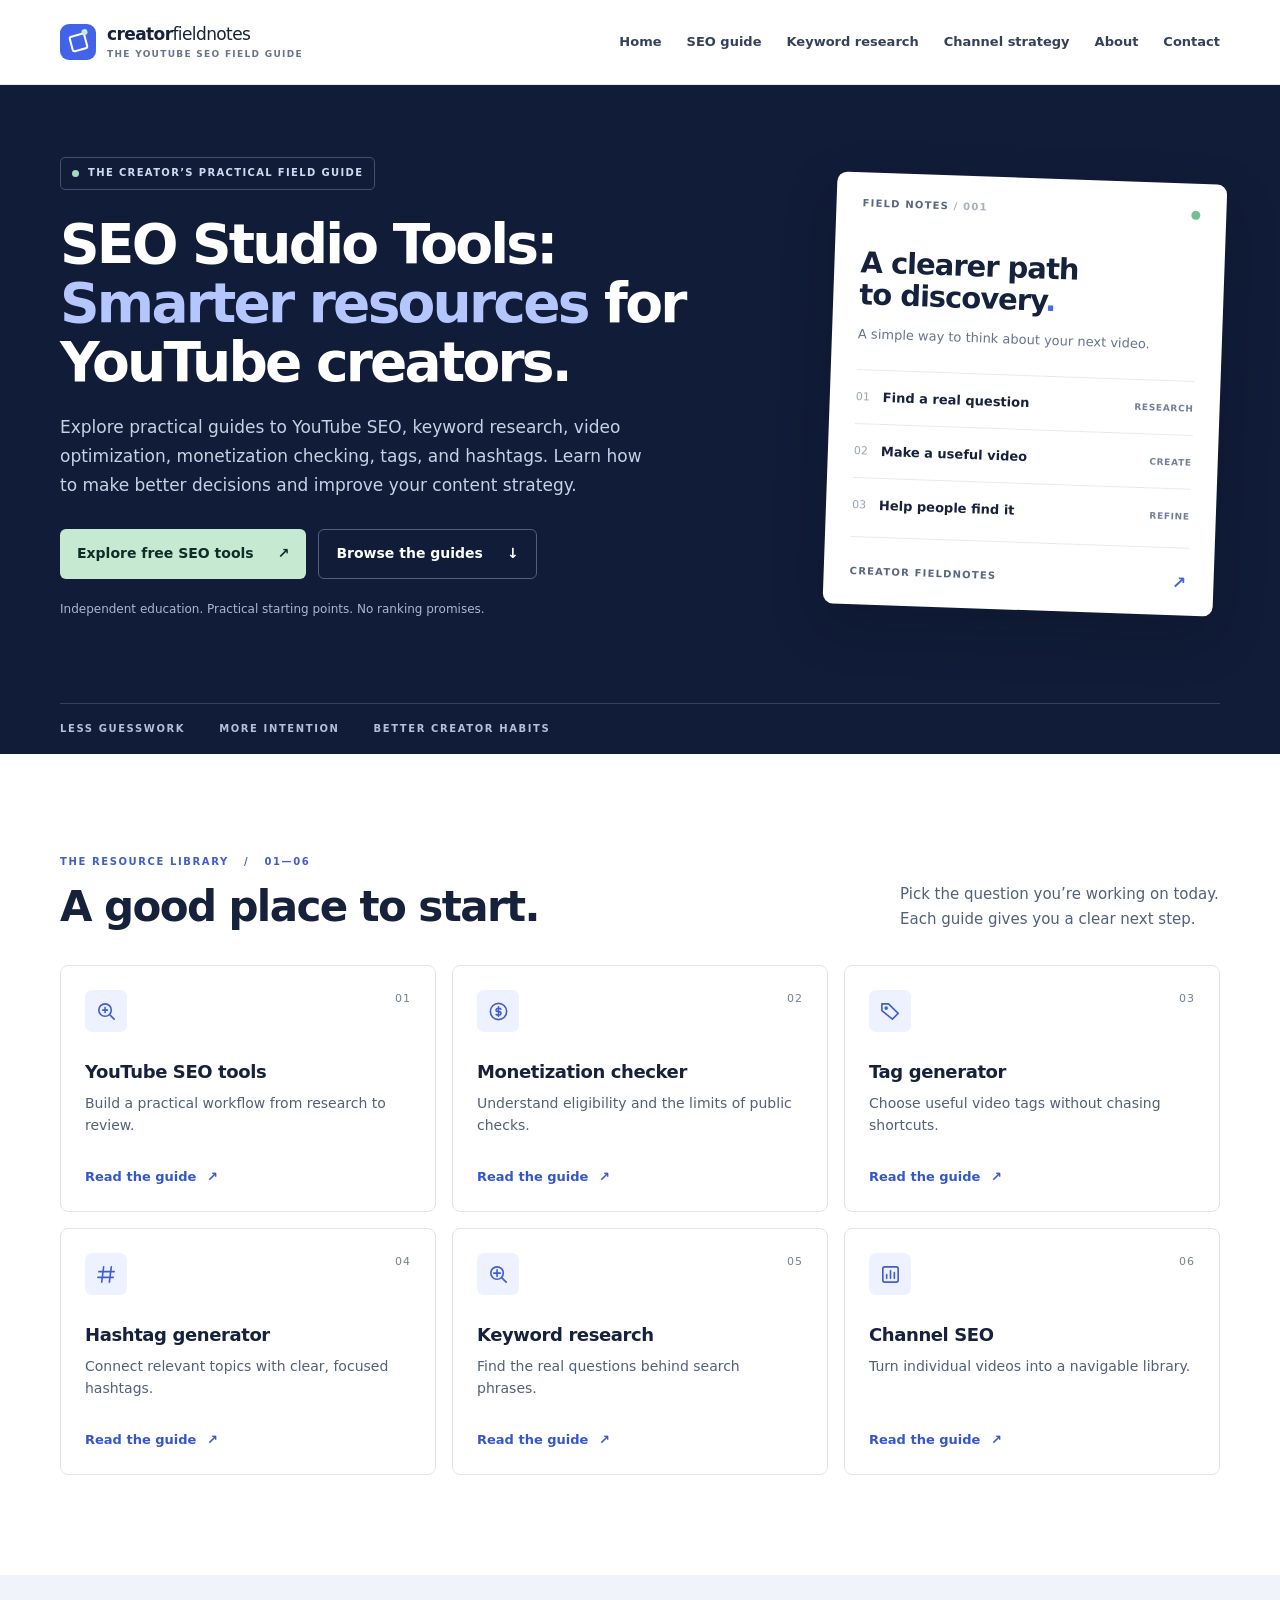
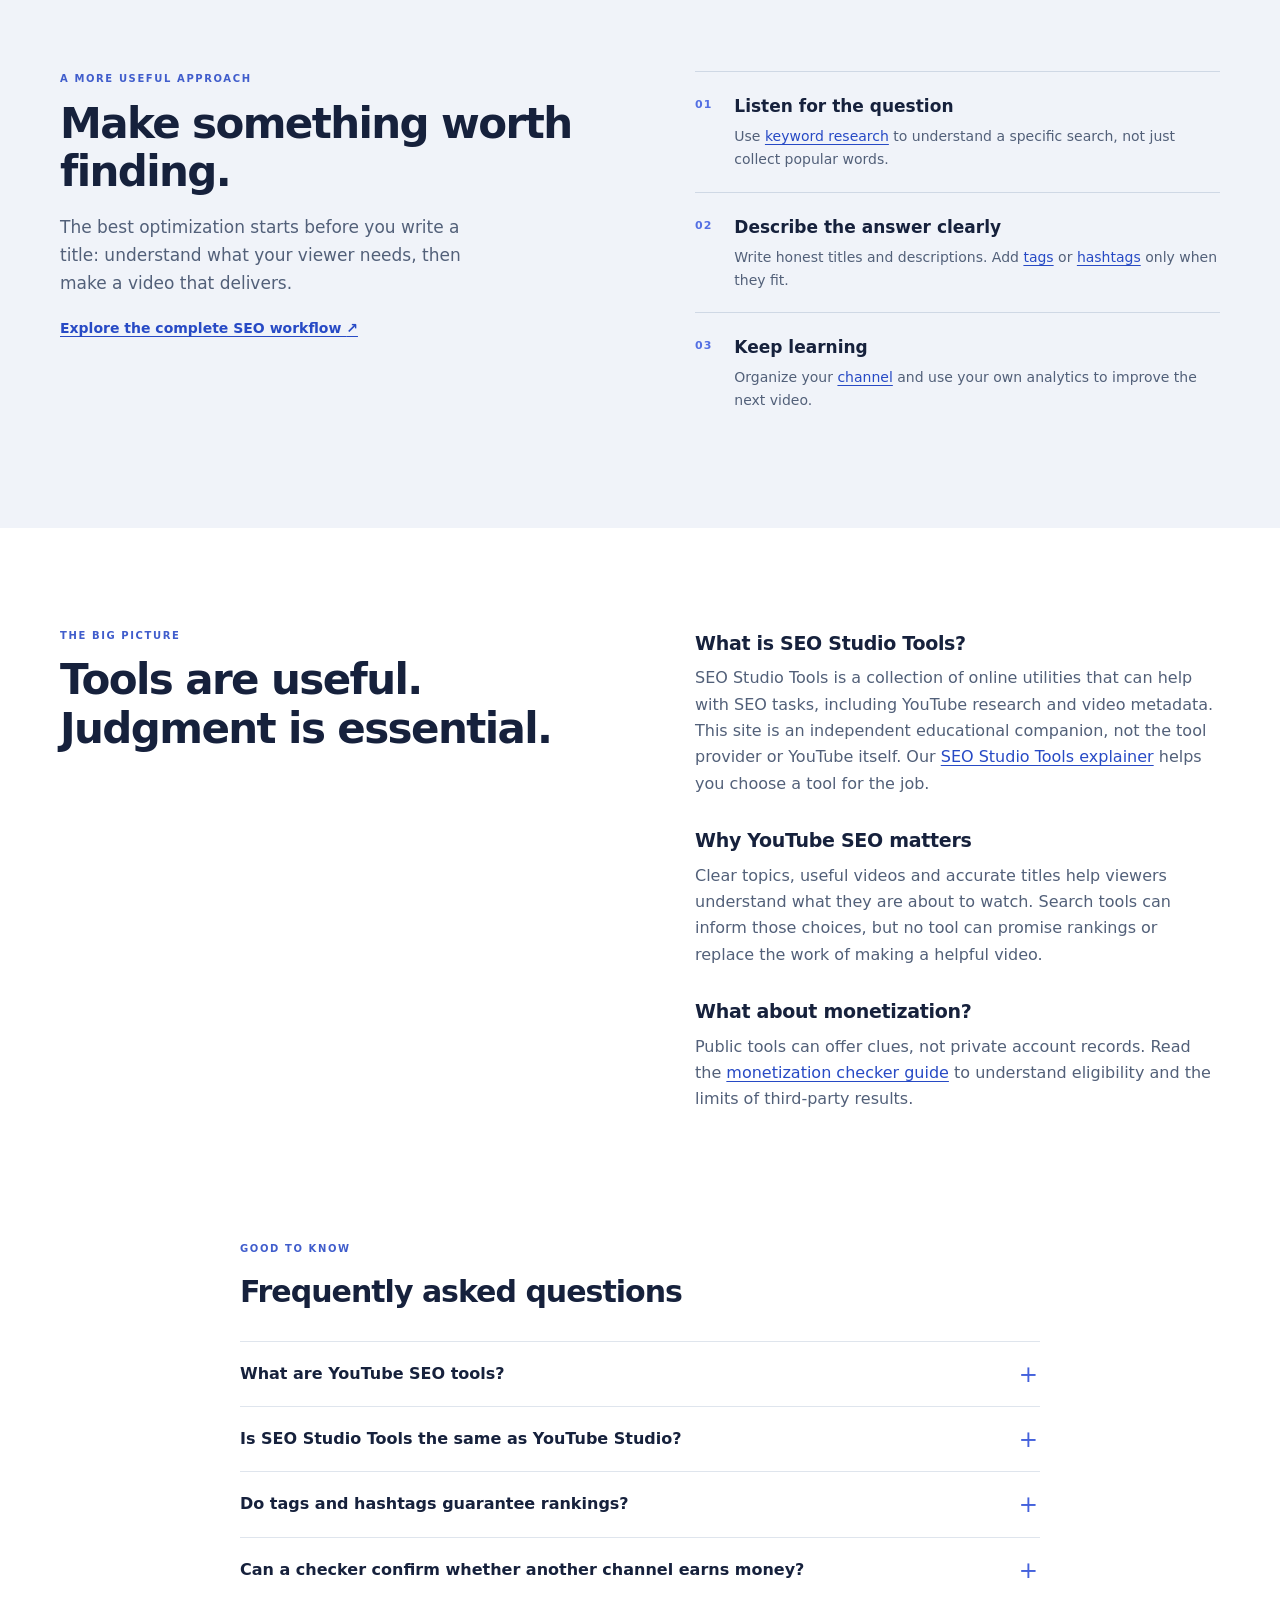
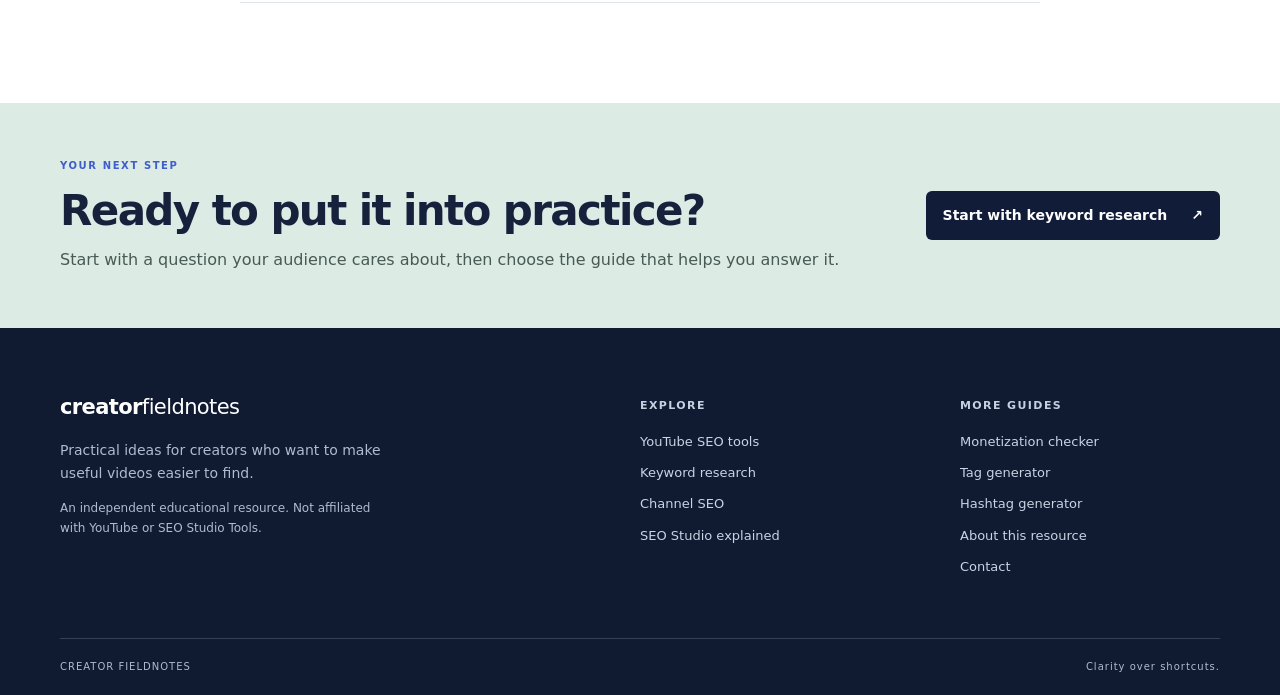
<file: index.html>
<!doctype html><html lang="en"><head><meta charset="utf-8"><meta name="viewport" content="width=device-width, initial-scale=1"><title>SEO Studio Tools – YouTube SEO Resources &amp; Tools Guide</title><meta name="description" content="Explore independent guides to SEO Studio Tools, YouTube keyword research, monetization checking, tags, hashtags and channel optimization."><link rel="canonical" href="https://YOUR-USERNAME.github.io/YOUR-REPOSITORY/"><meta property="og:type" content="website"><meta property="og:title" content="SEO Studio Tools – YouTube SEO Resources &amp; Tools Guide"><meta property="og:description" content="Explore independent guides to SEO Studio Tools, YouTube keyword research, monetization checking, tags, hashtags and channel optimization."><meta property="og:url" content="https://YOUR-USERNAME.github.io/YOUR-REPOSITORY/"><meta property="og:site_name" content="Creator Fieldnotes"><meta name="theme-color" content="#111c38"><link rel="icon" type="image/svg+xml" href="assets/images/favicon.svg"><link rel="stylesheet" href="assets/css/style.css"><script src="assets/js/main.js" defer></script></head><body><a class="skip-link" href="#main">Skip to content</a><header class="site-header"><div class="wrap header-inner"><a class="brand" href="index.html" aria-label="Creator Fieldnotes home"><span class="brand-mark" aria-hidden="true"><span></span></span><span>creator<span class="brand-light">fieldnotes</span><small>THE YOUTUBE SEO FIELD GUIDE</small></span></a><button class="menu-toggle" type="button" aria-expanded="false" aria-controls="site-nav"><span class="menu-lines" aria-hidden="true"></span><span class="menu-label">Menu</span></button><nav id="site-nav" aria-label="Main navigation"><a href="index.html">Home</a><a href="youtube-seo-tools.html">SEO guide</a><a href="youtube-keyword-generator.html">Keyword research</a><a href="youtube-channel-seo.html">Channel strategy</a><a href="about.html">About</a><a href="contact.html">Contact</a></nav></div></header><main id="main"><section class="home-hero"><div class="wrap hero-grid"><div class="hero-copy"><div class="pill"><span></span> THE CREATOR’S PRACTICAL FIELD GUIDE</div><h1>SEO Studio Tools:<br><em>Smarter resources</em> for YouTube creators.</h1><p>Explore practical guides to YouTube SEO, keyword research, video optimization, monetization checking, tags, and hashtags. Learn how to make better decisions and improve your content strategy.</p><div class="hero-actions"><a class="button button-primary" href="https://seostudiotools.com/">Explore free SEO tools <span aria-hidden="true">↗</span></a><a class="button button-quiet" href="#guides">Browse the guides <span aria-hidden="true">↓</span></a></div><p class="hero-footnote">Independent education. Practical starting points. No ranking promises.</p></div><div class="field-card" aria-label="A simple creator workflow"><div class="field-card-top"><span>FIELD NOTES <b> / 001</b></span><span class="status-dot"></span></div><div class="field-card-title">A clearer path<br>to discovery<span>.</span></div><p>A simple way to think about your next video.</p><div class="field-steps"><div><span>01</span><strong>Find a real question</strong><i>RESEARCH</i></div><div><span>02</span><strong>Make a useful video</strong><i>CREATE</i></div><div><span>03</span><strong>Help people find it</strong><i>REFINE</i></div></div><div class="field-card-bottom"><span>CREATOR FIELDNOTES</span><span>↗</span></div></div></div><div class="hero-line wrap"><span>LESS GUESSWORK</span><span>MORE INTENTION</span><span>BETTER CREATOR HABITS</span></div></section><section class="guide-section wrap" id="guides"><div class="section-heading"><div><span class="eyebrow">THE RESOURCE LIBRARY &nbsp; / &nbsp; 01—06</span><h2>A good place to start.</h2></div><p>Pick the question you’re working on today. Each guide gives you a clear next step.</p></div><div class="card-grid"><a class="resource-card" href="youtube-seo-tools.html"><div class="card-top"><span class="card-icon" aria-hidden="true"><svg viewBox="0 0 24 24" fill="none" stroke="currentColor" stroke-width="1.7" stroke-linecap="round" stroke-linejoin="round"><circle cx="10.5" cy="10.5" r="6.5"/><path d="m15.5 15.5 4.5 4.5"/><path d="M8 10.5h5M10.5 8v5"/></svg></span><span class="card-no">01</span></div><h3>YouTube SEO tools</h3><p>Build a practical workflow from research to review.</p><span class="card-link">Read the guide <span aria-hidden="true">↗</span></span></a><a class="resource-card" href="youtube-monetization-checker.html"><div class="card-top"><span class="card-icon" aria-hidden="true"><svg viewBox="0 0 24 24" fill="none" stroke="currentColor" stroke-width="1.7" stroke-linecap="round" stroke-linejoin="round"><circle cx="12" cy="12" r="8.5"/><path d="M12 7v10M14.5 9.5c-.5-1-4.5-1.5-5 .5s1 2 2.5 2 3 .5 2.5 2.5-4.5 1.5-5 .5"/></svg></span><span class="card-no">02</span></div><h3>Monetization checker</h3><p>Understand eligibility and the limits of public checks.</p><span class="card-link">Read the guide <span aria-hidden="true">↗</span></span></a><a class="resource-card" href="youtube-tag-generator.html"><div class="card-top"><span class="card-icon" aria-hidden="true"><svg viewBox="0 0 24 24" fill="none" stroke="currentColor" stroke-width="1.7" stroke-linecap="round" stroke-linejoin="round"><path d="M3 11V4h7l10 10-6 6L3 11Z"/><circle cx="7.5" cy="8.5" r="1"/></svg></span><span class="card-no">03</span></div><h3>Tag generator</h3><p>Choose useful video tags without chasing shortcuts.</p><span class="card-link">Read the guide <span aria-hidden="true">↗</span></span></a><a class="resource-card" href="youtube-hashtag-generator.html"><div class="card-top"><span class="card-icon" aria-hidden="true"><svg viewBox="0 0 24 24" fill="none" stroke="currentColor" stroke-width="1.7" stroke-linecap="round" stroke-linejoin="round"><path d="M9 4 7 20M17 4l-2 16M4 9h16M3 15h16"/></svg></span><span class="card-no">04</span></div><h3>Hashtag generator</h3><p>Connect relevant topics with clear, focused hashtags.</p><span class="card-link">Read the guide <span aria-hidden="true">↗</span></span></a><a class="resource-card" href="youtube-keyword-generator.html"><div class="card-top"><span class="card-icon" aria-hidden="true"><svg viewBox="0 0 24 24" fill="none" stroke="currentColor" stroke-width="1.7" stroke-linecap="round" stroke-linejoin="round"><circle cx="10.5" cy="10.5" r="6.5"/><path d="m15.5 15.5 4.5 4.5M10.5 7v7M7 10.5h7"/></svg></span><span class="card-no">05</span></div><h3>Keyword research</h3><p>Find the real questions behind search phrases.</p><span class="card-link">Read the guide <span aria-hidden="true">↗</span></span></a><a class="resource-card" href="youtube-channel-seo.html"><div class="card-top"><span class="card-icon" aria-hidden="true"><svg viewBox="0 0 24 24" fill="none" stroke="currentColor" stroke-width="1.7" stroke-linecap="round" stroke-linejoin="round"><rect x="4" y="4" width="16" height="16" rx="2"/><path d="M8 16v-4M12 16V8M16 16v-6"/></svg></span><span class="card-no">06</span></div><h3>Channel SEO</h3><p>Turn individual videos into a navigable library.</p><span class="card-link">Read the guide <span aria-hidden="true">↗</span></span></a></div></section><section class="approach"><div class="wrap approach-grid"><div><span class="eyebrow">A MORE USEFUL APPROACH</span><h2>Make something worth finding.</h2><p class="approach-intro">The best optimization starts before you write a title: understand what your viewer needs, then make a video that delivers.</p><a class="text-link" href="youtube-seo-tools.html">Explore the complete SEO workflow <span aria-hidden="true">↗</span></a></div><div class="approach-steps"><div><b>01</b><div><h3>Listen for the question</h3><p>Use <a href="youtube-keyword-generator.html">keyword research</a> to understand a specific search, not just collect popular words.</p></div></div><div><b>02</b><div><h3>Describe the answer clearly</h3><p>Write honest titles and descriptions. Add <a href="youtube-tag-generator.html">tags</a> or <a href="youtube-hashtag-generator.html">hashtags</a> only when they fit.</p></div></div><div><b>03</b><div><h3>Keep learning</h3><p>Organize your <a href="youtube-channel-seo.html">channel</a> and use your own analytics to improve the next video.</p></div></div></div></div></section><section class="wrap editorial-grid"><div class="editorial-title"><span class="eyebrow">THE BIG PICTURE</span><h2>Tools are useful.<br>Judgment is essential.</h2></div><div class="editorial-copy"><h3>What is SEO Studio Tools?</h3><p>SEO Studio Tools is a collection of online utilities that can help with SEO tasks, including YouTube research and video metadata. This site is an independent educational companion, not the tool provider or YouTube itself. Our <a href="seo-studio-tools-guide.html">SEO Studio Tools explainer</a> helps you choose a tool for the job.</p><h3>Why YouTube SEO matters</h3><p>Clear topics, useful videos and accurate titles help viewers understand what they are about to watch. Search tools can inform those choices, but no tool can promise rankings or replace the work of making a helpful video.</p><h3>What about monetization?</h3><p>Public tools can offer clues, not private account records. Read the <a href="youtube-monetization-checker.html">monetization checker guide</a> to understand eligibility and the limits of third-party results.</p></div></section><section class="wrap home-faq"><section class="faq-section"><span class="eyebrow">GOOD TO KNOW</span><h2>Frequently asked questions</h2><details><summary>What are YouTube SEO tools?</summary><p>They are tools that help with tasks such as researching video topics, drafting metadata and reviewing public channel information. They do not guarantee views.</p></details><details><summary>Is SEO Studio Tools the same as YouTube Studio?</summary><p>No. YouTube Studio is YouTube’s official channel-management dashboard. SEO Studio Tools is a separate collection of tools.</p></details><details><summary>Do tags and hashtags guarantee rankings?</summary><p>No. Use them when relevant, but focus first on a useful video and an accurate title and description.</p></details><details><summary>Can a checker confirm whether another channel earns money?</summary><p>Not reliably. Third-party tools generally rely on public signals and cannot guarantee access to private monetization information.</p></details></section></section><section class="closing"><div class="wrap closing-inner"><div><span class="eyebrow">YOUR NEXT STEP</span><h2>Ready to put it into practice?</h2><p>Start with a question your audience cares about, then choose the guide that helps you answer it.</p></div><a class="button button-light" href="youtube-keyword-generator.html">Start with keyword research <span aria-hidden="true">↗</span></a></div></section></main><footer class="site-footer"><div class="wrap"><div class="footer-grid"><div><a class="footer-brand" href="index.html">creator<span>fieldnotes</span></a><p>Practical ideas for creators who want to make useful videos easier to find.</p><p class="independent">An independent educational resource. Not affiliated with YouTube or SEO Studio Tools.</p></div><div><h2>Explore</h2><a href="youtube-seo-tools.html">YouTube SEO tools</a><a href="youtube-keyword-generator.html">Keyword research</a><a href="youtube-channel-seo.html">Channel SEO</a><a href="seo-studio-tools-guide.html">SEO Studio explained</a></div><div><h2>More guides</h2><a href="youtube-monetization-checker.html">Monetization checker</a><a href="youtube-tag-generator.html">Tag generator</a><a href="youtube-hashtag-generator.html">Hashtag generator</a><a href="about.html">About this resource</a><a href="contact.html">Contact</a></div></div><div class="footer-bottom"><span>CREATOR FIELDNOTES</span><span>Clarity over shortcuts.</span></div></div></footer></body></html>
</file>
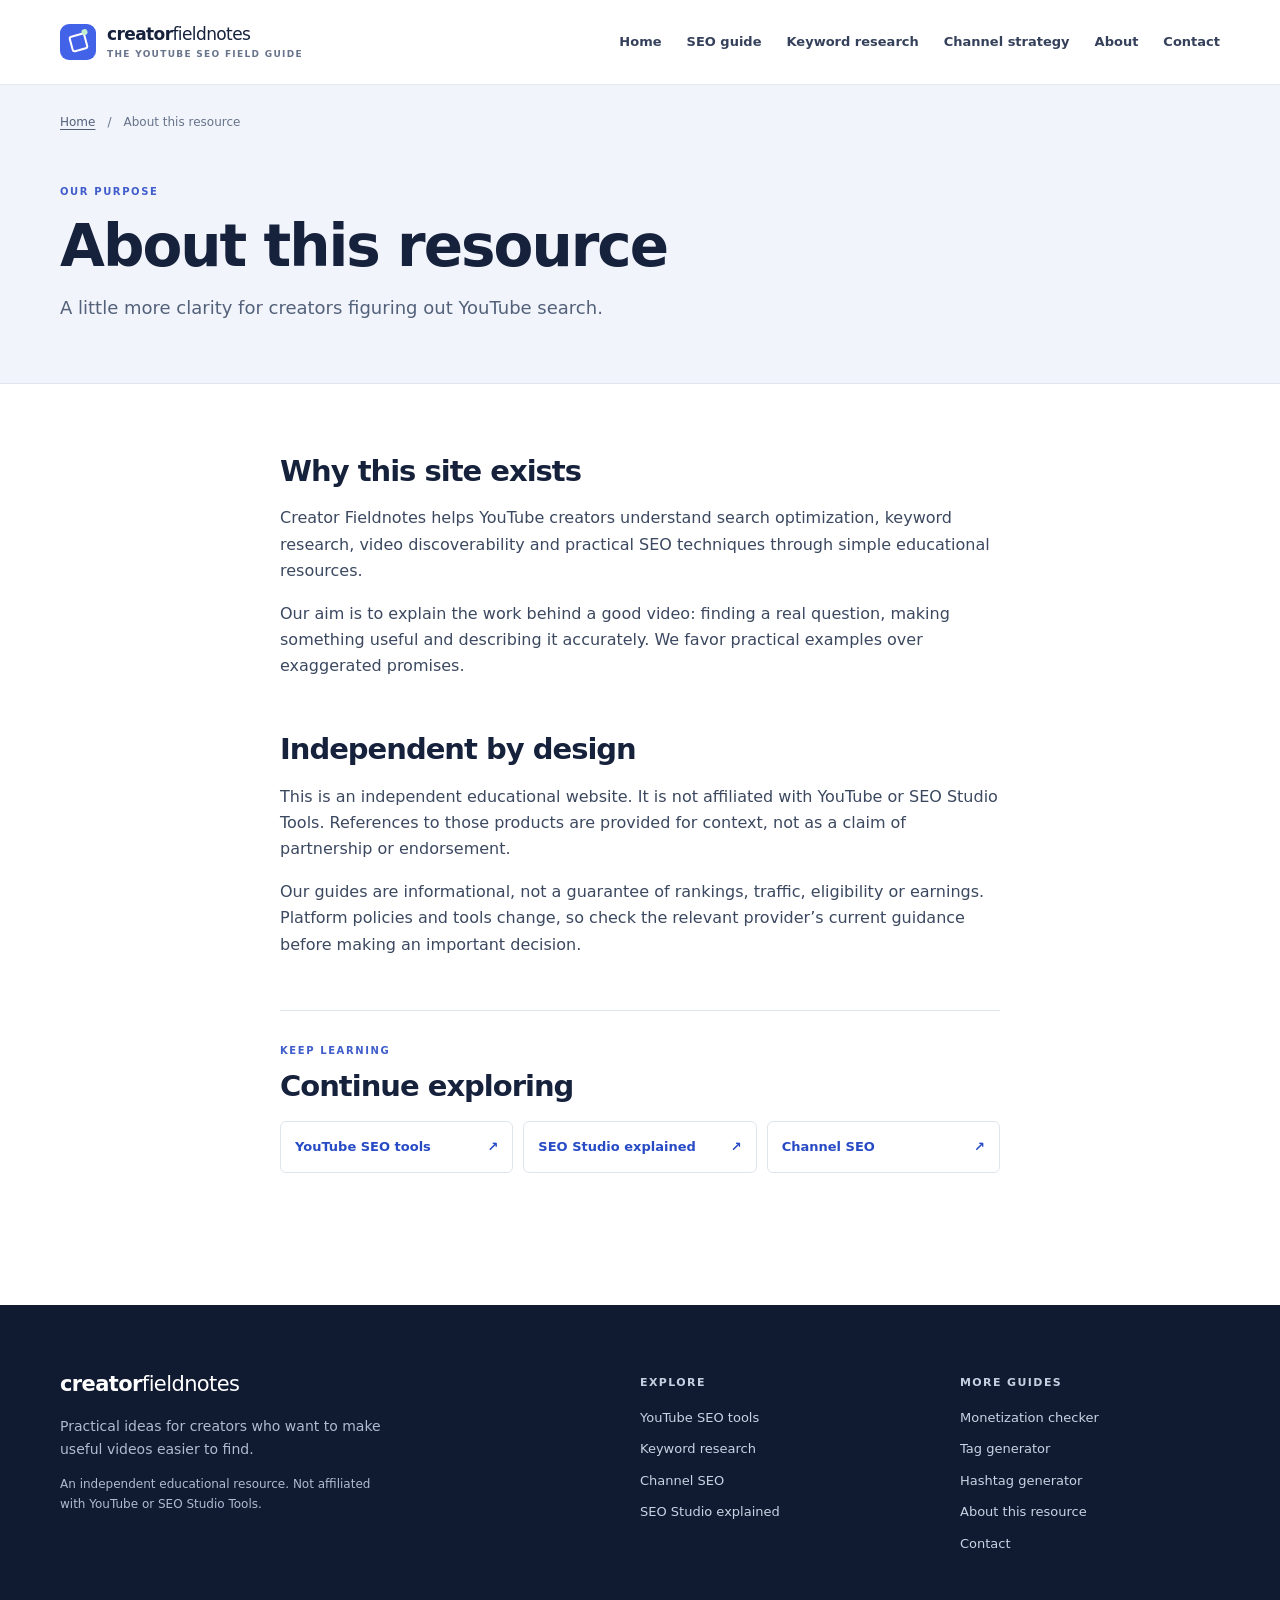
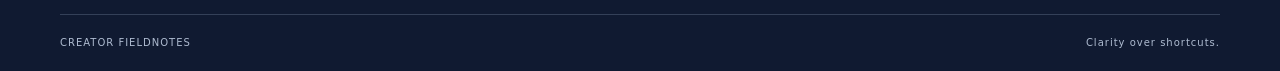
<file: about.html>
<!doctype html><html lang="en"><head><meta charset="utf-8"><meta name="viewport" content="width=device-width, initial-scale=1"><title>About Creator Fieldnotes | Independent YouTube SEO Guides</title><meta name="description" content="Learn about the independent educational mission behind Creator Fieldnotes."><link rel="canonical" href="https://YOUR-USERNAME.github.io/YOUR-REPOSITORY/about.html"><meta property="og:type" content="website"><meta property="og:title" content="About Creator Fieldnotes | Independent YouTube SEO Guides"><meta property="og:description" content="Learn about the independent educational mission behind Creator Fieldnotes."><meta property="og:url" content="https://YOUR-USERNAME.github.io/YOUR-REPOSITORY/about.html"><meta property="og:site_name" content="Creator Fieldnotes"><meta name="theme-color" content="#111c38"><link rel="icon" type="image/svg+xml" href="assets/images/favicon.svg"><link rel="stylesheet" href="assets/css/style.css"><script src="assets/js/main.js" defer></script></head><body><a class="skip-link" href="#main">Skip to content</a><header class="site-header"><div class="wrap header-inner"><a class="brand" href="index.html" aria-label="Creator Fieldnotes home"><span class="brand-mark" aria-hidden="true"><span></span></span><span>creator<span class="brand-light">fieldnotes</span><small>THE YOUTUBE SEO FIELD GUIDE</small></span></a><button class="menu-toggle" type="button" aria-expanded="false" aria-controls="site-nav"><span class="menu-lines" aria-hidden="true"></span><span class="menu-label">Menu</span></button><nav id="site-nav" aria-label="Main navigation"><a href="index.html">Home</a><a href="youtube-seo-tools.html">SEO guide</a><a href="youtube-keyword-generator.html">Keyword research</a><a href="youtube-channel-seo.html">Channel strategy</a><a href="about.html">About</a><a href="contact.html">Contact</a></nav></div></header><main id="main"><div class="article-hero"><div class="wrap"><nav class="breadcrumbs" aria-label="Breadcrumb"><a href="index.html">Home</a><span aria-hidden="true">/</span><span>About this resource</span></nav><div class="article-hero-inner"><div><span class="eyebrow">OUR PURPOSE</span><h1>About this resource</h1><p>A little more clarity for creators figuring out YouTube search.</p></div></div></div></div><article class="wrap simple-prose prose"><section><h2>Why this site exists</h2><p>Creator Fieldnotes helps YouTube creators understand search optimization, keyword research, video discoverability and practical SEO techniques through simple educational resources.</p><p>Our aim is to explain the work behind a good video: finding a real question, making something useful and describing it accurately. We favor practical examples over exaggerated promises.</p></section><section><h2>Independent by design</h2><p>This is an independent educational website. It is not affiliated with YouTube or SEO Studio Tools. References to those products are provided for context, not as a claim of partnership or endorsement.</p><p>Our guides are informational, not a guarantee of rankings, traffic, eligibility or earnings. Platform policies and tools change, so check the relevant provider’s current guidance before making an important decision.</p></section><section class="related"><span class="eyebrow">KEEP LEARNING</span><h2>Continue exploring</h2><div class="related-grid"><a href="youtube-seo-tools.html"><span>YouTube SEO tools</span><span aria-hidden="true">↗</span></a><a href="seo-studio-tools-guide.html"><span>SEO Studio explained</span><span aria-hidden="true">↗</span></a><a href="youtube-channel-seo.html"><span>Channel SEO</span><span aria-hidden="true">↗</span></a></div></section></article></main><footer class="site-footer"><div class="wrap"><div class="footer-grid"><div><a class="footer-brand" href="index.html">creator<span>fieldnotes</span></a><p>Practical ideas for creators who want to make useful videos easier to find.</p><p class="independent">An independent educational resource. Not affiliated with YouTube or SEO Studio Tools.</p></div><div><h2>Explore</h2><a href="youtube-seo-tools.html">YouTube SEO tools</a><a href="youtube-keyword-generator.html">Keyword research</a><a href="youtube-channel-seo.html">Channel SEO</a><a href="seo-studio-tools-guide.html">SEO Studio explained</a></div><div><h2>More guides</h2><a href="youtube-monetization-checker.html">Monetization checker</a><a href="youtube-tag-generator.html">Tag generator</a><a href="youtube-hashtag-generator.html">Hashtag generator</a><a href="about.html">About this resource</a><a href="contact.html">Contact</a></div></div><div class="footer-bottom"><span>CREATOR FIELDNOTES</span><span>Clarity over shortcuts.</span></div></div></footer></body></html>
</file>
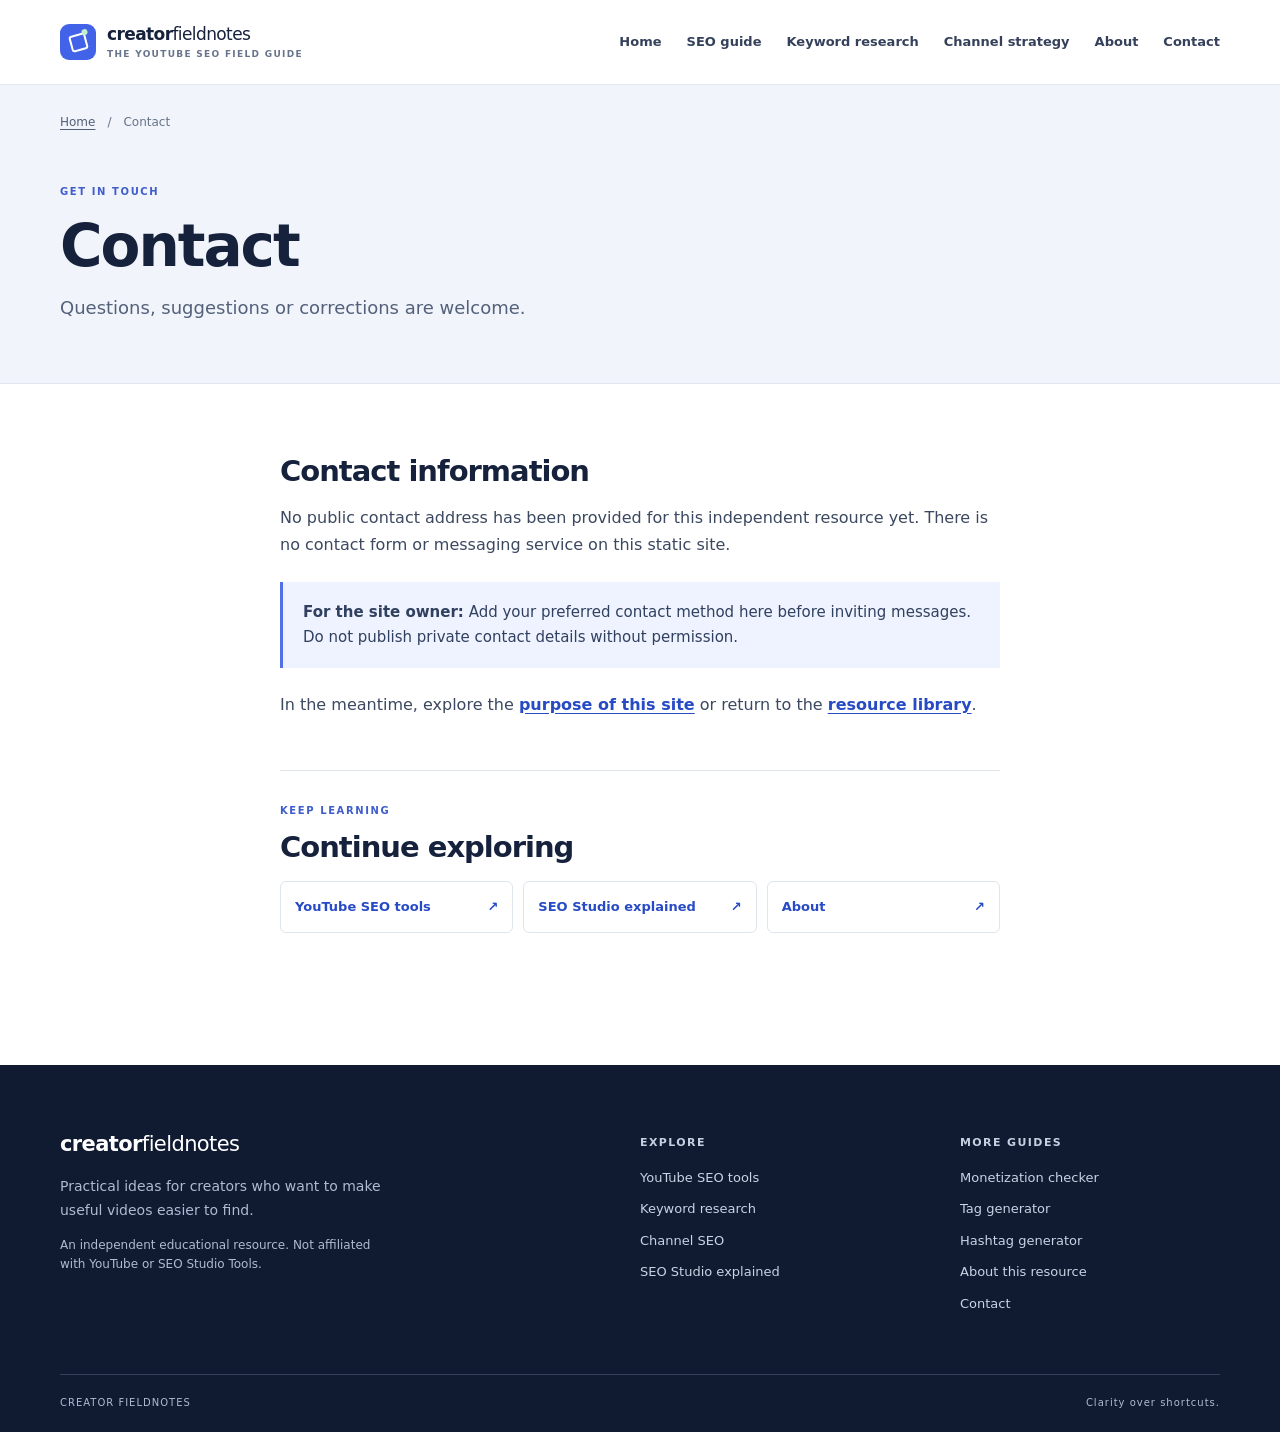
<file: contact.html>
<!doctype html><html lang="en"><head><meta charset="utf-8"><meta name="viewport" content="width=device-width, initial-scale=1"><title>Contact Creator Fieldnotes | Educational Resource</title><meta name="description" content="Find out how to contact the operator of this independent YouTube SEO educational resource."><link rel="canonical" href="https://YOUR-USERNAME.github.io/YOUR-REPOSITORY/contact.html"><meta property="og:type" content="website"><meta property="og:title" content="Contact Creator Fieldnotes | Educational Resource"><meta property="og:description" content="Find out how to contact the operator of this independent YouTube SEO educational resource."><meta property="og:url" content="https://YOUR-USERNAME.github.io/YOUR-REPOSITORY/contact.html"><meta property="og:site_name" content="Creator Fieldnotes"><meta name="theme-color" content="#111c38"><link rel="icon" type="image/svg+xml" href="assets/images/favicon.svg"><link rel="stylesheet" href="assets/css/style.css"><script src="assets/js/main.js" defer></script></head><body><a class="skip-link" href="#main">Skip to content</a><header class="site-header"><div class="wrap header-inner"><a class="brand" href="index.html" aria-label="Creator Fieldnotes home"><span class="brand-mark" aria-hidden="true"><span></span></span><span>creator<span class="brand-light">fieldnotes</span><small>THE YOUTUBE SEO FIELD GUIDE</small></span></a><button class="menu-toggle" type="button" aria-expanded="false" aria-controls="site-nav"><span class="menu-lines" aria-hidden="true"></span><span class="menu-label">Menu</span></button><nav id="site-nav" aria-label="Main navigation"><a href="index.html">Home</a><a href="youtube-seo-tools.html">SEO guide</a><a href="youtube-keyword-generator.html">Keyword research</a><a href="youtube-channel-seo.html">Channel strategy</a><a href="about.html">About</a><a href="contact.html">Contact</a></nav></div></header><main id="main"><div class="article-hero"><div class="wrap"><nav class="breadcrumbs" aria-label="Breadcrumb"><a href="index.html">Home</a><span aria-hidden="true">/</span><span>Contact</span></nav><div class="article-hero-inner"><div><span class="eyebrow">GET IN TOUCH</span><h1>Contact</h1><p>Questions, suggestions or corrections are welcome.</p></div></div></div></div><article class="wrap simple-prose prose"><section><h2>Contact information</h2><p>No public contact address has been provided for this independent resource yet. There is no contact form or messaging service on this static site.</p><div class="note"><strong>For the site owner:</strong> Add your preferred contact method here before inviting messages. Do not publish private contact details without permission.</div><p>In the meantime, explore the <a href="about.html">purpose of this site</a> or return to the <a href="index.html">resource library</a>.</p></section><section class="related"><span class="eyebrow">KEEP LEARNING</span><h2>Continue exploring</h2><div class="related-grid"><a href="youtube-seo-tools.html"><span>YouTube SEO tools</span><span aria-hidden="true">↗</span></a><a href="seo-studio-tools-guide.html"><span>SEO Studio explained</span><span aria-hidden="true">↗</span></a><a href="about.html"><span>About</span><span aria-hidden="true">↗</span></a></div></section></article></main><footer class="site-footer"><div class="wrap"><div class="footer-grid"><div><a class="footer-brand" href="index.html">creator<span>fieldnotes</span></a><p>Practical ideas for creators who want to make useful videos easier to find.</p><p class="independent">An independent educational resource. Not affiliated with YouTube or SEO Studio Tools.</p></div><div><h2>Explore</h2><a href="youtube-seo-tools.html">YouTube SEO tools</a><a href="youtube-keyword-generator.html">Keyword research</a><a href="youtube-channel-seo.html">Channel SEO</a><a href="seo-studio-tools-guide.html">SEO Studio explained</a></div><div><h2>More guides</h2><a href="youtube-monetization-checker.html">Monetization checker</a><a href="youtube-tag-generator.html">Tag generator</a><a href="youtube-hashtag-generator.html">Hashtag generator</a><a href="about.html">About this resource</a><a href="contact.html">Contact</a></div></div><div class="footer-bottom"><span>CREATOR FIELDNOTES</span><span>Clarity over shortcuts.</span></div></div></footer></body></html>
</file>
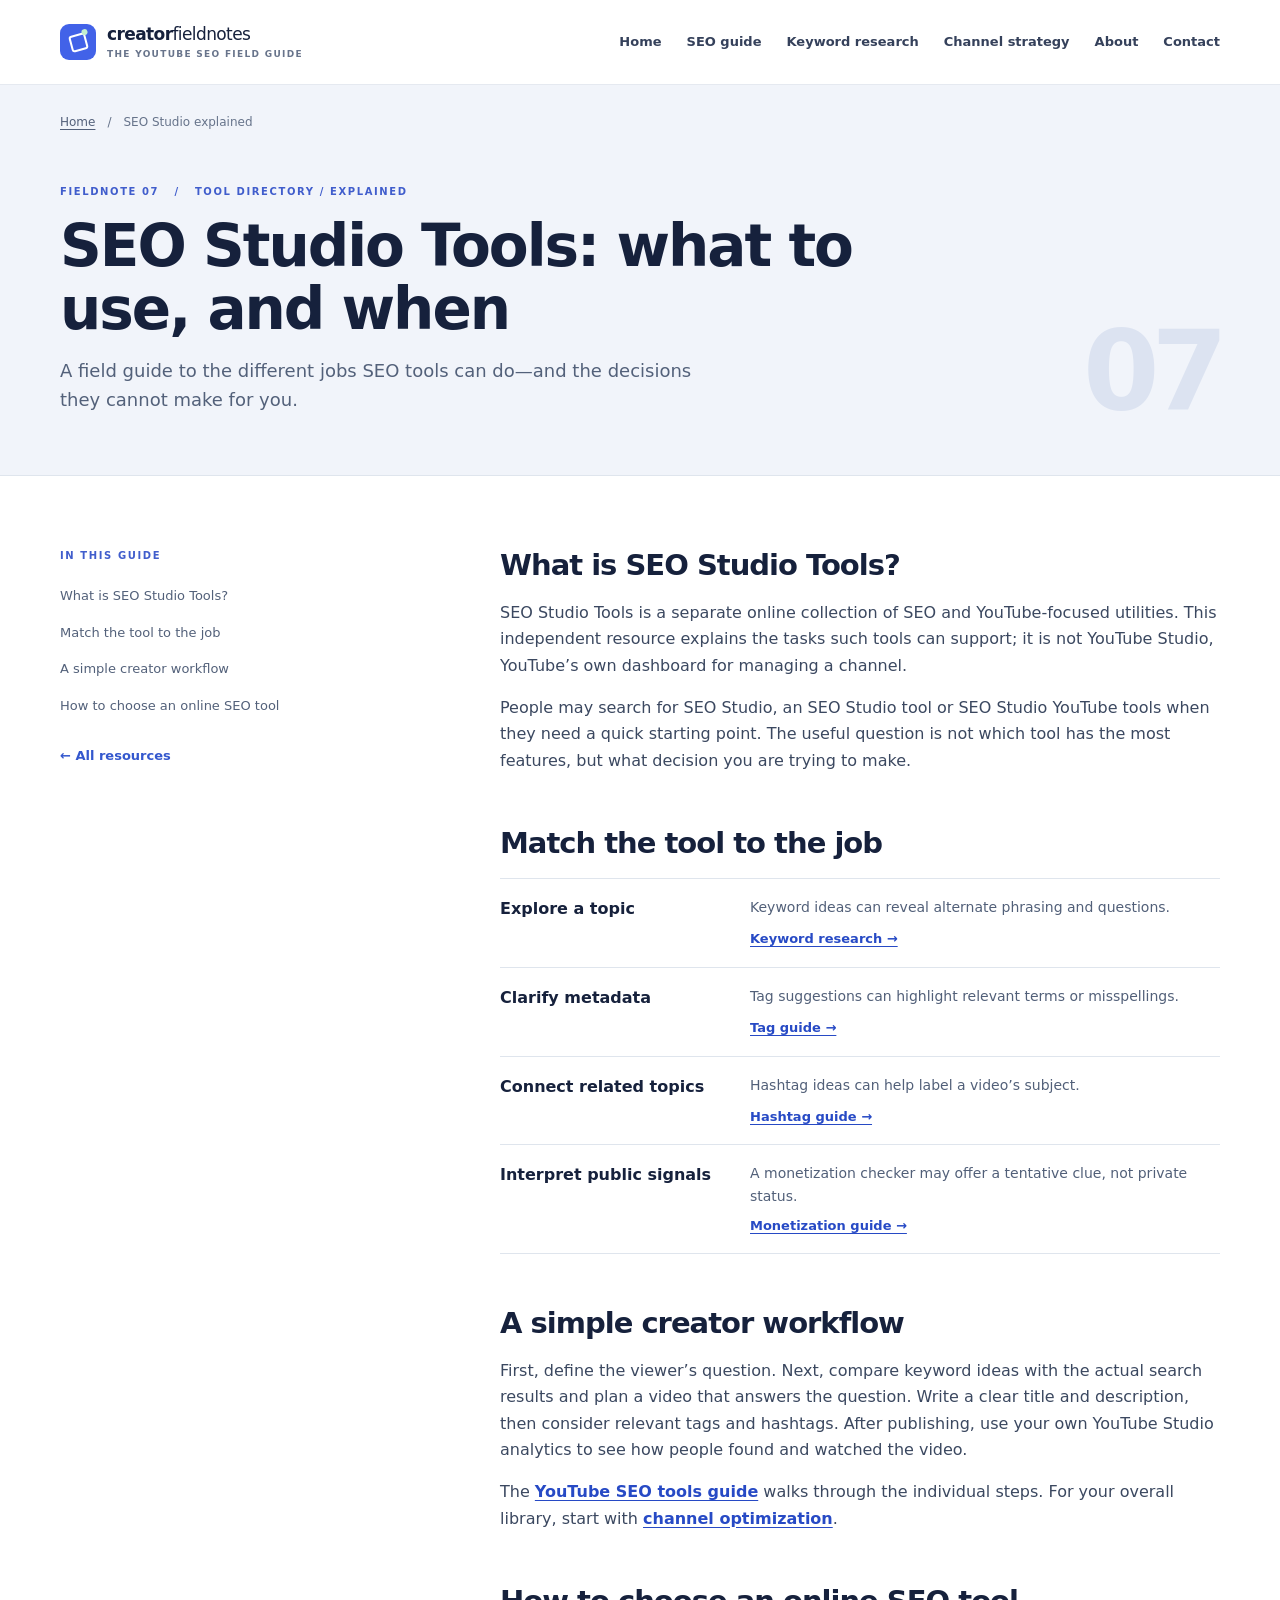
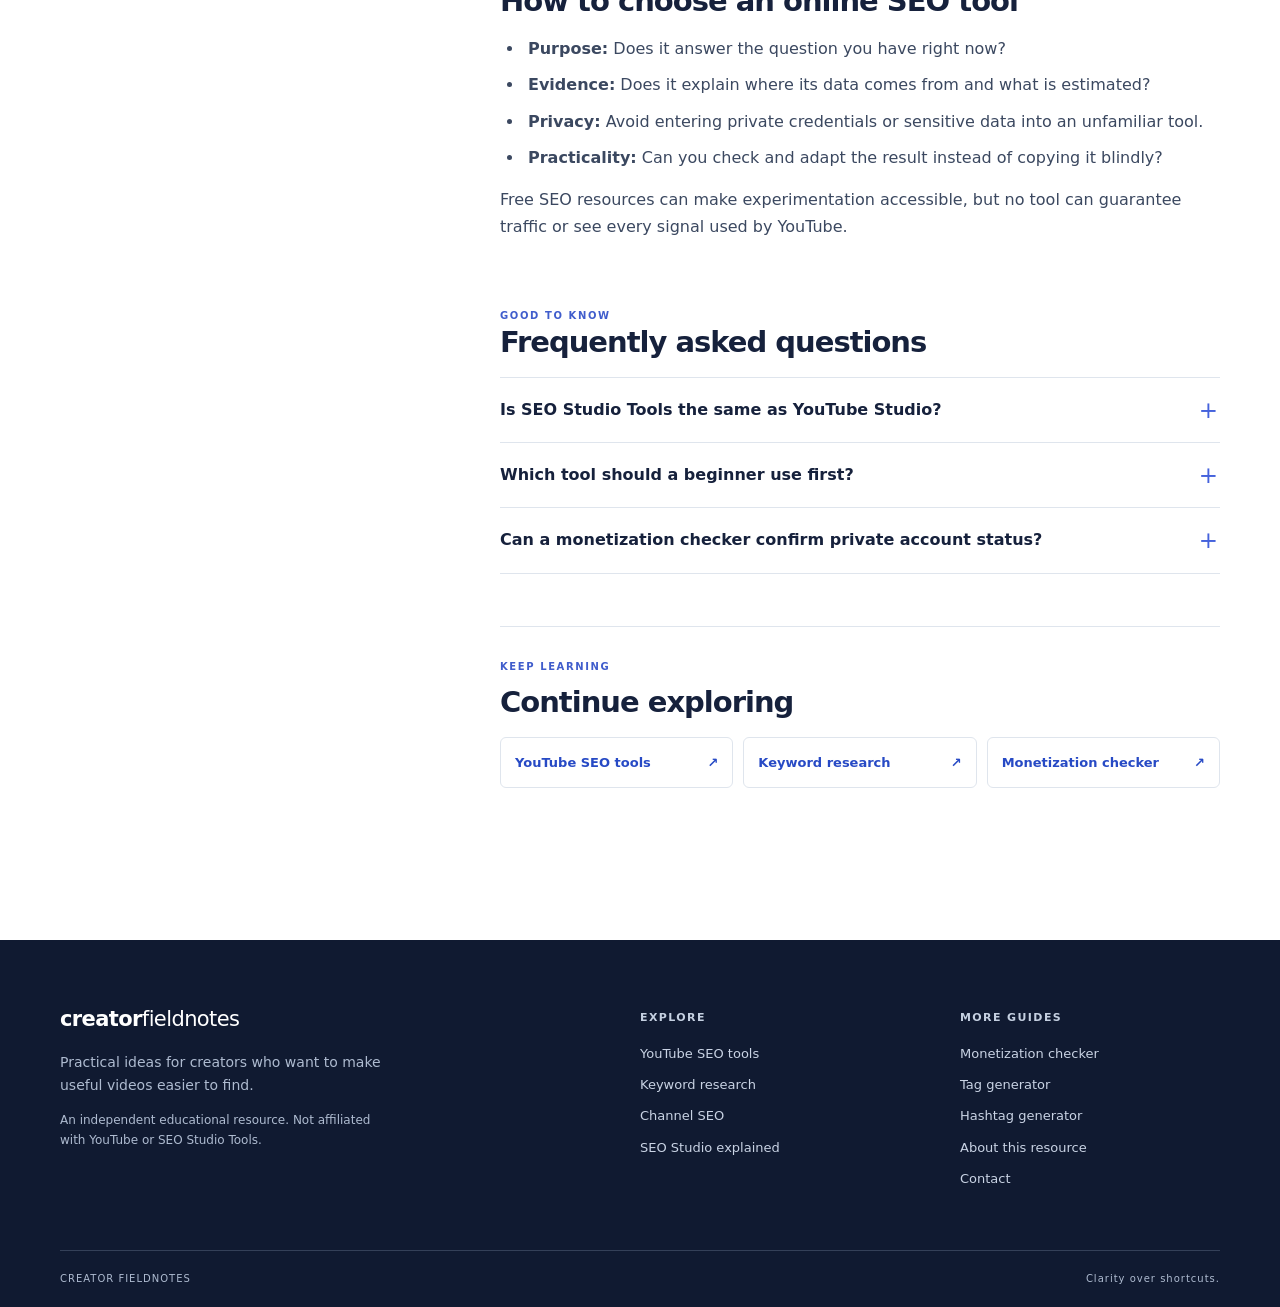
<file: seo-studio-tools-guide.html>
<!doctype html><html lang="en"><head><meta charset="utf-8"><meta name="viewport" content="width=device-width, initial-scale=1"><title>SEO Studio Tools Explained: An Independent Guide</title><meta name="description" content="Understand SEO Studio Tools, compare common YouTube SEO tool types and choose a practical tool for each creator task."><link rel="canonical" href="https://YOUR-USERNAME.github.io/YOUR-REPOSITORY/seo-studio-tools-guide.html"><meta property="og:type" content="website"><meta property="og:title" content="SEO Studio Tools Explained: An Independent Guide"><meta property="og:description" content="Understand SEO Studio Tools, compare common YouTube SEO tool types and choose a practical tool for each creator task."><meta property="og:url" content="https://YOUR-USERNAME.github.io/YOUR-REPOSITORY/seo-studio-tools-guide.html"><meta property="og:site_name" content="Creator Fieldnotes"><meta name="theme-color" content="#111c38"><link rel="icon" type="image/svg+xml" href="assets/images/favicon.svg"><link rel="stylesheet" href="assets/css/style.css"><script src="assets/js/main.js" defer></script></head><body><a class="skip-link" href="#main">Skip to content</a><header class="site-header"><div class="wrap header-inner"><a class="brand" href="index.html" aria-label="Creator Fieldnotes home"><span class="brand-mark" aria-hidden="true"><span></span></span><span>creator<span class="brand-light">fieldnotes</span><small>THE YOUTUBE SEO FIELD GUIDE</small></span></a><button class="menu-toggle" type="button" aria-expanded="false" aria-controls="site-nav"><span class="menu-lines" aria-hidden="true"></span><span class="menu-label">Menu</span></button><nav id="site-nav" aria-label="Main navigation"><a href="index.html">Home</a><a href="youtube-seo-tools.html">SEO guide</a><a href="youtube-keyword-generator.html">Keyword research</a><a href="youtube-channel-seo.html">Channel strategy</a><a href="about.html">About</a><a href="contact.html">Contact</a></nav></div></header><main id="main"><div class="article-hero"><div class="wrap"><nav class="breadcrumbs" aria-label="Breadcrumb"><a href="index.html">Home</a><span aria-hidden="true">/</span><span>SEO Studio explained</span></nav><div class="article-hero-inner"><div><span class="eyebrow">FIELDNOTE 07 &nbsp; / &nbsp; TOOL DIRECTORY / EXPLAINED</span><h1>SEO Studio Tools: what to use, and when</h1><p>A field guide to the different jobs SEO tools can do—and the decisions they cannot make for you.</p></div><span class="hero-number" aria-hidden="true">07</span></div></div></div><div class="wrap article-layout"><aside class="contents" aria-label="On this page"><span class="eyebrow">IN THIS GUIDE</span><ol><li><a href="#section-1">What is SEO Studio Tools?</a></li><li><a href="#section-2">Match the tool to the job</a></li><li><a href="#section-3">A simple creator workflow</a></li><li><a href="#section-4">How to choose an online SEO tool</a></li></ol><a class="contents-back" href="index.html">← All resources</a></aside><article class="prose"><section id="section-1"><h2>What is SEO Studio Tools?</h2><p>SEO Studio Tools is a separate online collection of SEO and YouTube-focused utilities. This independent resource explains the tasks such tools can support; it is not YouTube Studio, YouTube’s own dashboard for managing a channel.</p><p>People may search for SEO Studio, an SEO Studio tool or SEO Studio YouTube tools when they need a quick starting point. The useful question is not which tool has the most features, but what decision you are trying to make.</p></section><section id="section-2"><h2>Match the tool to the job</h2><div class="tool-table"><div><strong>Explore a topic</strong><span>Keyword ideas can reveal alternate phrasing and questions.</span><a href="youtube-keyword-generator.html">Keyword research →</a></div><div><strong>Clarify metadata</strong><span>Tag suggestions can highlight relevant terms or misspellings.</span><a href="youtube-tag-generator.html">Tag guide →</a></div><div><strong>Connect related topics</strong><span>Hashtag ideas can help label a video’s subject.</span><a href="youtube-hashtag-generator.html">Hashtag guide →</a></div><div><strong>Interpret public signals</strong><span>A monetization checker may offer a tentative clue, not private status.</span><a href="youtube-monetization-checker.html">Monetization guide →</a></div></div></section><section id="section-3"><h2>A simple creator workflow</h2><p>First, define the viewer’s question. Next, compare keyword ideas with the actual search results and plan a video that answers the question. Write a clear title and description, then consider relevant tags and hashtags. After publishing, use your own YouTube Studio analytics to see how people found and watched the video.</p><p>The <a href="youtube-seo-tools.html">YouTube SEO tools guide</a> walks through the individual steps. For your overall library, start with <a href="youtube-channel-seo.html">channel optimization</a>.</p></section><section id="section-4"><h2>How to choose an online SEO tool</h2><ul><li><strong>Purpose:</strong> Does it answer the question you have right now?</li><li><strong>Evidence:</strong> Does it explain where its data comes from and what is estimated?</li><li><strong>Privacy:</strong> Avoid entering private credentials or sensitive data into an unfamiliar tool.</li><li><strong>Practicality:</strong> Can you check and adapt the result instead of copying it blindly?</li></ul><p>Free SEO resources can make experimentation accessible, but no tool can guarantee traffic or see every signal used by YouTube.</p></section><section class="faq-section"><span class="eyebrow">GOOD TO KNOW</span><h2>Frequently asked questions</h2><details><summary>Is SEO Studio Tools the same as YouTube Studio?</summary><p>No. SEO Studio Tools is a separate tool collection; YouTube Studio is the official channel-management dashboard.</p></details><details><summary>Which tool should a beginner use first?</summary><p>Start with keyword research when planning a video. A clear viewer question makes later metadata decisions easier.</p></details><details><summary>Can a monetization checker confirm private account status?</summary><p>No. A third-party public checker cannot guarantee access to private channel information.</p></details></section><section class="related"><span class="eyebrow">KEEP LEARNING</span><h2>Continue exploring</h2><div class="related-grid"><a href="youtube-seo-tools.html"><span>YouTube SEO tools</span><span aria-hidden="true">↗</span></a><a href="youtube-keyword-generator.html"><span>Keyword research</span><span aria-hidden="true">↗</span></a><a href="youtube-monetization-checker.html"><span>Monetization checker</span><span aria-hidden="true">↗</span></a></div></section></article></div></main><footer class="site-footer"><div class="wrap"><div class="footer-grid"><div><a class="footer-brand" href="index.html">creator<span>fieldnotes</span></a><p>Practical ideas for creators who want to make useful videos easier to find.</p><p class="independent">An independent educational resource. Not affiliated with YouTube or SEO Studio Tools.</p></div><div><h2>Explore</h2><a href="youtube-seo-tools.html">YouTube SEO tools</a><a href="youtube-keyword-generator.html">Keyword research</a><a href="youtube-channel-seo.html">Channel SEO</a><a href="seo-studio-tools-guide.html">SEO Studio explained</a></div><div><h2>More guides</h2><a href="youtube-monetization-checker.html">Monetization checker</a><a href="youtube-tag-generator.html">Tag generator</a><a href="youtube-hashtag-generator.html">Hashtag generator</a><a href="about.html">About this resource</a><a href="contact.html">Contact</a></div></div><div class="footer-bottom"><span>CREATOR FIELDNOTES</span><span>Clarity over shortcuts.</span></div></div></footer></body></html>
</file>
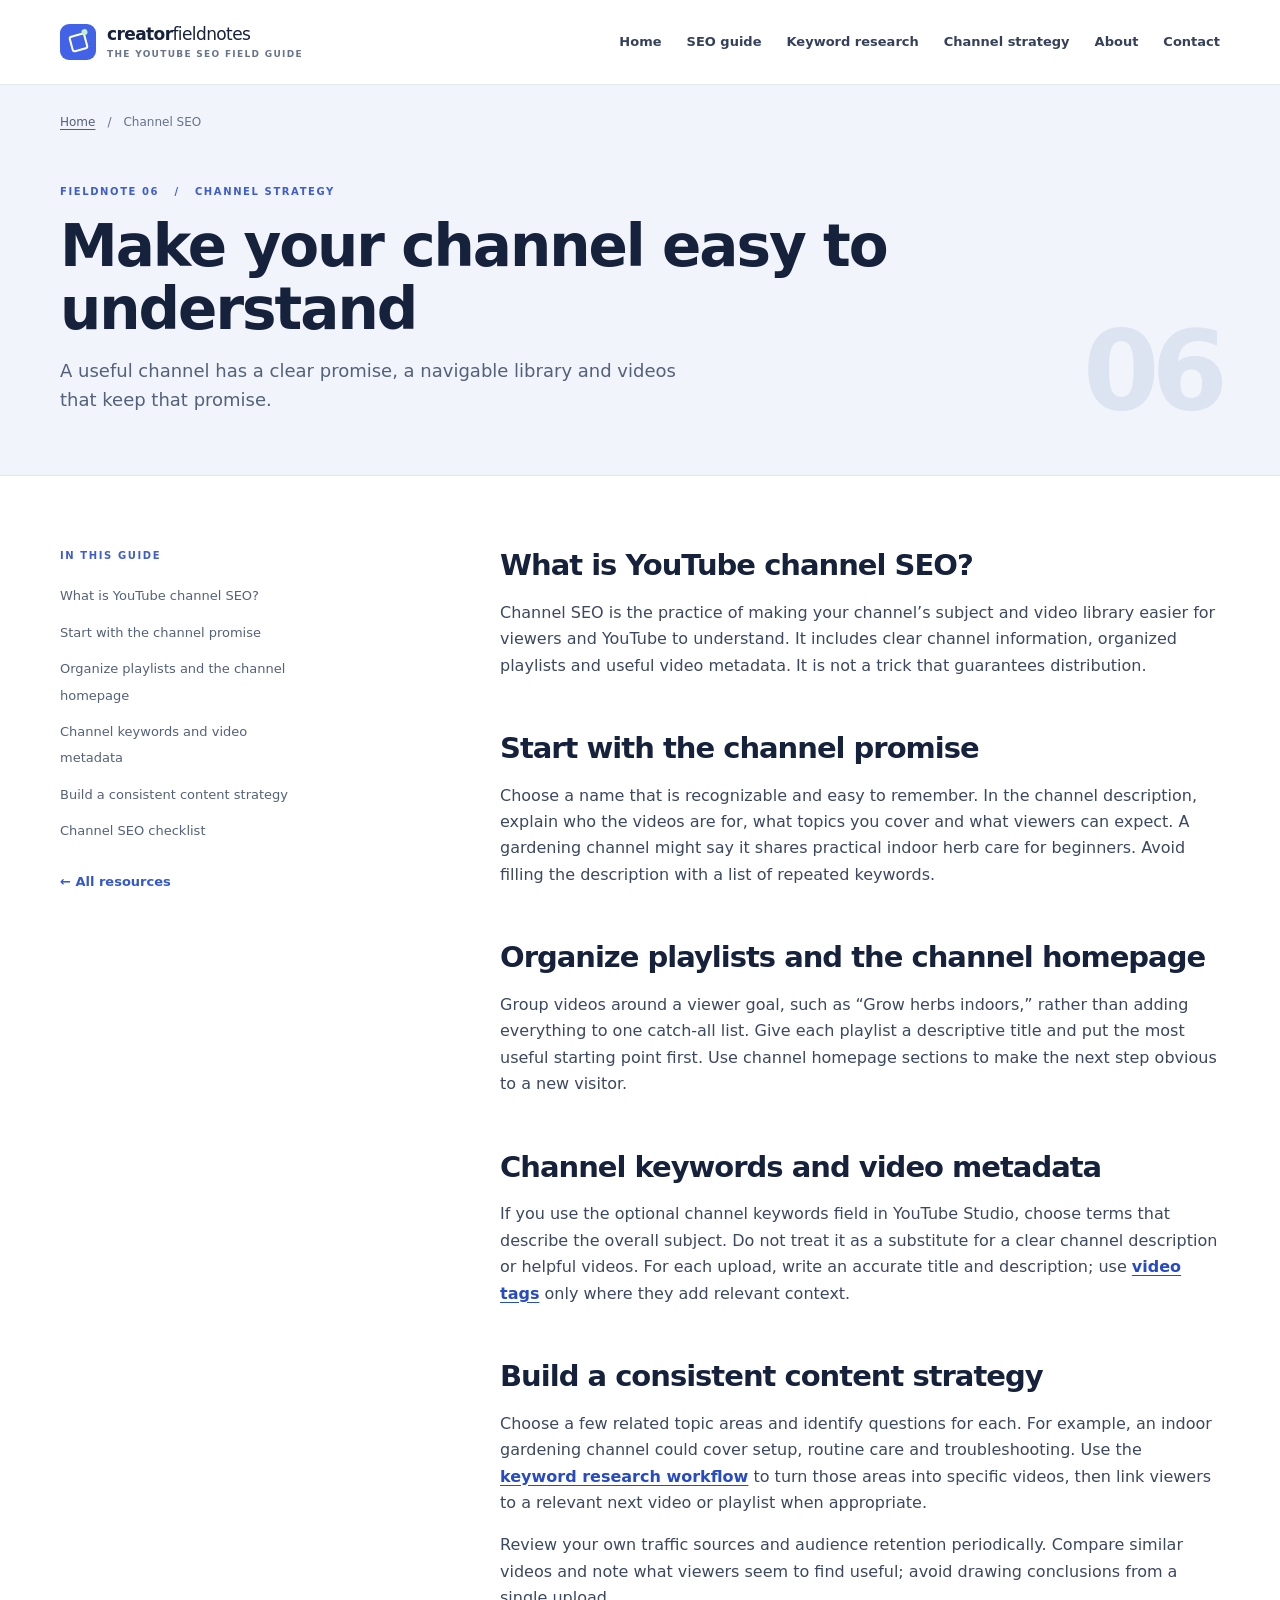
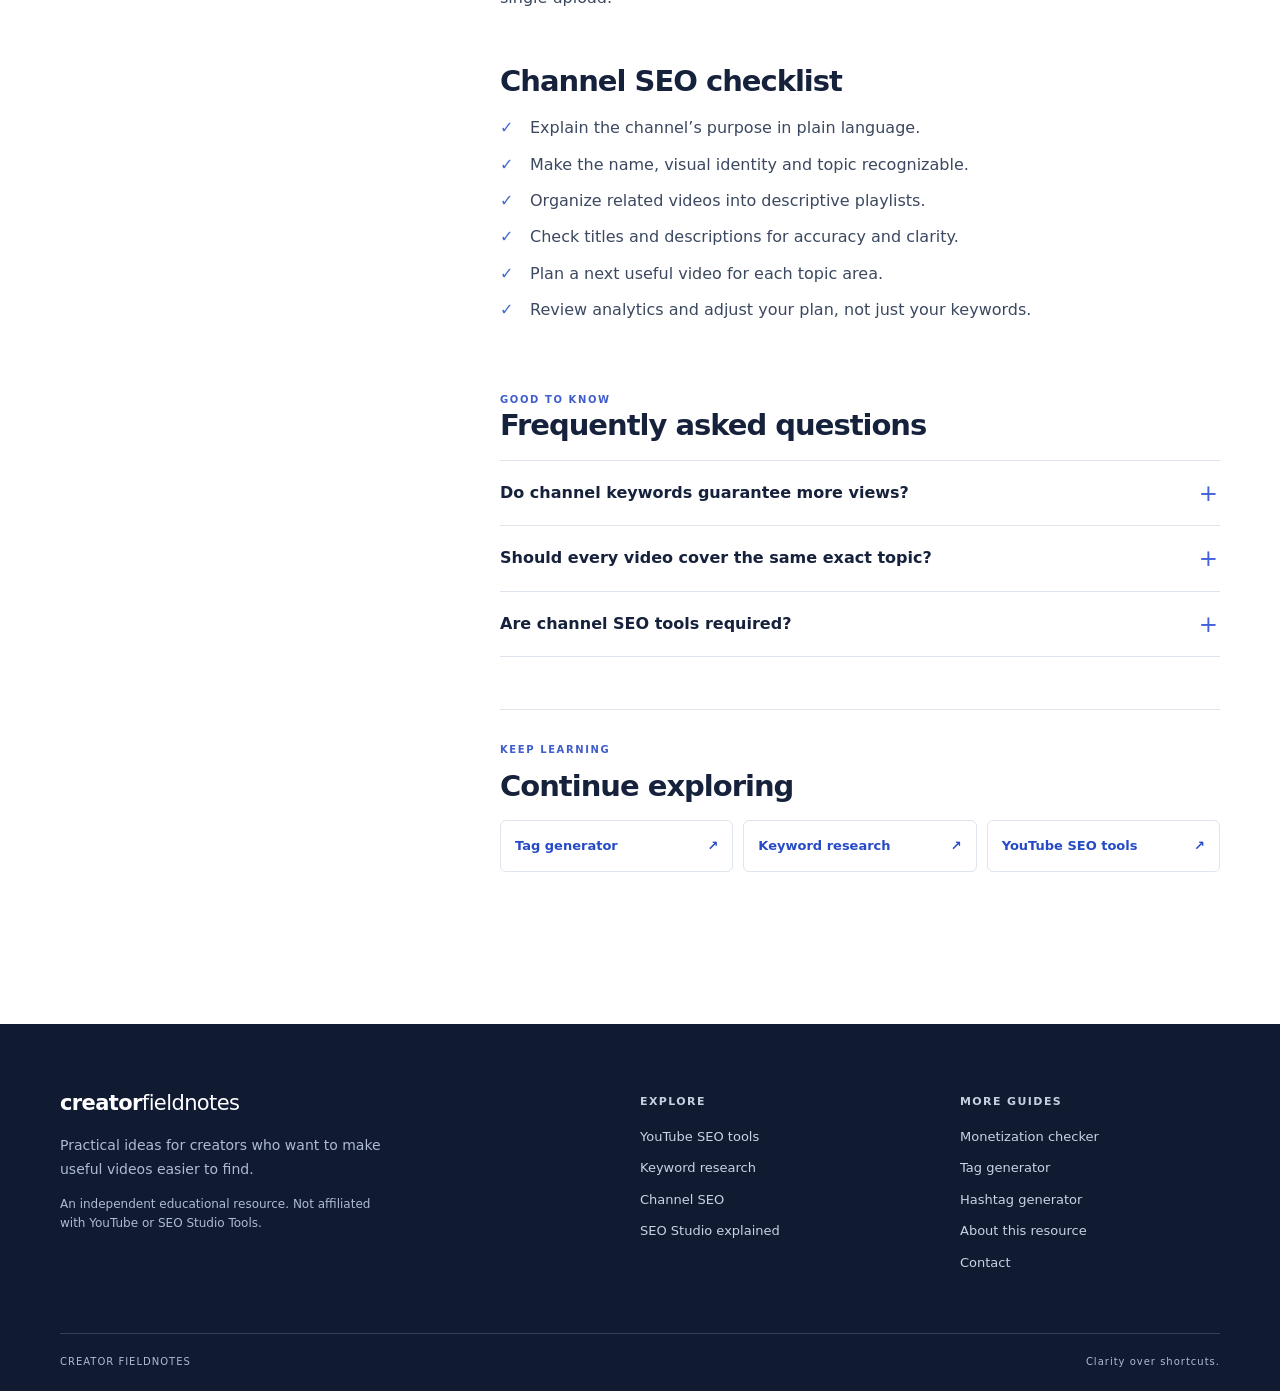
<file: youtube-channel-seo.html>
<!doctype html><html lang="en"><head><meta charset="utf-8"><meta name="viewport" content="width=device-width, initial-scale=1"><title>YouTube Channel SEO: An Optimization Guide</title><meta name="description" content="Organize your YouTube channel, clarify its purpose and build a consistent content strategy with a practical SEO checklist."><link rel="canonical" href="https://YOUR-USERNAME.github.io/YOUR-REPOSITORY/youtube-channel-seo.html"><meta property="og:type" content="website"><meta property="og:title" content="YouTube Channel SEO: An Optimization Guide"><meta property="og:description" content="Organize your YouTube channel, clarify its purpose and build a consistent content strategy with a practical SEO checklist."><meta property="og:url" content="https://YOUR-USERNAME.github.io/YOUR-REPOSITORY/youtube-channel-seo.html"><meta property="og:site_name" content="Creator Fieldnotes"><meta name="theme-color" content="#111c38"><link rel="icon" type="image/svg+xml" href="assets/images/favicon.svg"><link rel="stylesheet" href="assets/css/style.css"><script src="assets/js/main.js" defer></script></head><body><a class="skip-link" href="#main">Skip to content</a><header class="site-header"><div class="wrap header-inner"><a class="brand" href="index.html" aria-label="Creator Fieldnotes home"><span class="brand-mark" aria-hidden="true"><span></span></span><span>creator<span class="brand-light">fieldnotes</span><small>THE YOUTUBE SEO FIELD GUIDE</small></span></a><button class="menu-toggle" type="button" aria-expanded="false" aria-controls="site-nav"><span class="menu-lines" aria-hidden="true"></span><span class="menu-label">Menu</span></button><nav id="site-nav" aria-label="Main navigation"><a href="index.html">Home</a><a href="youtube-seo-tools.html">SEO guide</a><a href="youtube-keyword-generator.html">Keyword research</a><a href="youtube-channel-seo.html">Channel strategy</a><a href="about.html">About</a><a href="contact.html">Contact</a></nav></div></header><main id="main"><div class="article-hero"><div class="wrap"><nav class="breadcrumbs" aria-label="Breadcrumb"><a href="index.html">Home</a><span aria-hidden="true">/</span><span>Channel SEO</span></nav><div class="article-hero-inner"><div><span class="eyebrow">FIELDNOTE 06 &nbsp; / &nbsp; CHANNEL STRATEGY</span><h1>Make your channel easy to understand</h1><p>A useful channel has a clear promise, a navigable library and videos that keep that promise.</p></div><span class="hero-number" aria-hidden="true">06</span></div></div></div><div class="wrap article-layout"><aside class="contents" aria-label="On this page"><span class="eyebrow">IN THIS GUIDE</span><ol><li><a href="#section-1">What is YouTube channel SEO?</a></li><li><a href="#section-2">Start with the channel promise</a></li><li><a href="#section-3">Organize playlists and the channel homepage</a></li><li><a href="#section-4">Channel keywords and video metadata</a></li><li><a href="#section-5">Build a consistent content strategy</a></li><li><a href="#section-6">Channel SEO checklist</a></li></ol><a class="contents-back" href="index.html">← All resources</a></aside><article class="prose"><section id="section-1"><h2>What is YouTube channel SEO?</h2><p>Channel SEO is the practice of making your channel’s subject and video library easier for viewers and YouTube to understand. It includes clear channel information, organized playlists and useful video metadata. It is not a trick that guarantees distribution.</p></section><section id="section-2"><h2>Start with the channel promise</h2><p>Choose a name that is recognizable and easy to remember. In the channel description, explain who the videos are for, what topics you cover and what viewers can expect. A gardening channel might say it shares practical indoor herb care for beginners. Avoid filling the description with a list of repeated keywords.</p></section><section id="section-3"><h2>Organize playlists and the channel homepage</h2><p>Group videos around a viewer goal, such as “Grow herbs indoors,” rather than adding everything to one catch-all list. Give each playlist a descriptive title and put the most useful starting point first. Use channel homepage sections to make the next step obvious to a new visitor.</p></section><section id="section-4"><h2>Channel keywords and video metadata</h2><p>If you use the optional channel keywords field in YouTube Studio, choose terms that describe the overall subject. Do not treat it as a substitute for a clear channel description or helpful videos. For each upload, write an accurate title and description; use <a href="youtube-tag-generator.html">video tags</a> only where they add relevant context.</p></section><section id="section-5"><h2>Build a consistent content strategy</h2><p>Choose a few related topic areas and identify questions for each. For example, an indoor gardening channel could cover setup, routine care and troubleshooting. Use the <a href="youtube-keyword-generator.html">keyword research workflow</a> to turn those areas into specific videos, then link viewers to a relevant next video or playlist when appropriate.</p><p>Review your own traffic sources and audience retention periodically. Compare similar videos and note what viewers seem to find useful; avoid drawing conclusions from a single upload.</p></section><section id="section-6"><h2>Channel SEO checklist</h2><ul class="checklist"><li>Explain the channel’s purpose in plain language.</li><li>Make the name, visual identity and topic recognizable.</li><li>Organize related videos into descriptive playlists.</li><li>Check titles and descriptions for accuracy and clarity.</li><li>Plan a next useful video for each topic area.</li><li>Review analytics and adjust your plan, not just your keywords.</li></ul></section><section class="faq-section"><span class="eyebrow">GOOD TO KNOW</span><h2>Frequently asked questions</h2><details><summary>Do channel keywords guarantee more views?</summary><p>No. They are optional context, not a guarantee of rankings or recommendations.</p></details><details><summary>Should every video cover the same exact topic?</summary><p>No. Related topics can serve the same audience while giving the channel room to explore.</p></details><details><summary>Are channel SEO tools required?</summary><p>No. Tools can make research easier, but a clear content plan and useful videos come first.</p></details></section><section class="related"><span class="eyebrow">KEEP LEARNING</span><h2>Continue exploring</h2><div class="related-grid"><a href="youtube-tag-generator.html"><span>Tag generator</span><span aria-hidden="true">↗</span></a><a href="youtube-keyword-generator.html"><span>Keyword research</span><span aria-hidden="true">↗</span></a><a href="youtube-seo-tools.html"><span>YouTube SEO tools</span><span aria-hidden="true">↗</span></a></div></section></article></div></main><footer class="site-footer"><div class="wrap"><div class="footer-grid"><div><a class="footer-brand" href="index.html">creator<span>fieldnotes</span></a><p>Practical ideas for creators who want to make useful videos easier to find.</p><p class="independent">An independent educational resource. Not affiliated with YouTube or SEO Studio Tools.</p></div><div><h2>Explore</h2><a href="youtube-seo-tools.html">YouTube SEO tools</a><a href="youtube-keyword-generator.html">Keyword research</a><a href="youtube-channel-seo.html">Channel SEO</a><a href="seo-studio-tools-guide.html">SEO Studio explained</a></div><div><h2>More guides</h2><a href="youtube-monetization-checker.html">Monetization checker</a><a href="youtube-tag-generator.html">Tag generator</a><a href="youtube-hashtag-generator.html">Hashtag generator</a><a href="about.html">About this resource</a><a href="contact.html">Contact</a></div></div><div class="footer-bottom"><span>CREATOR FIELDNOTES</span><span>Clarity over shortcuts.</span></div></div></footer></body></html>
</file>
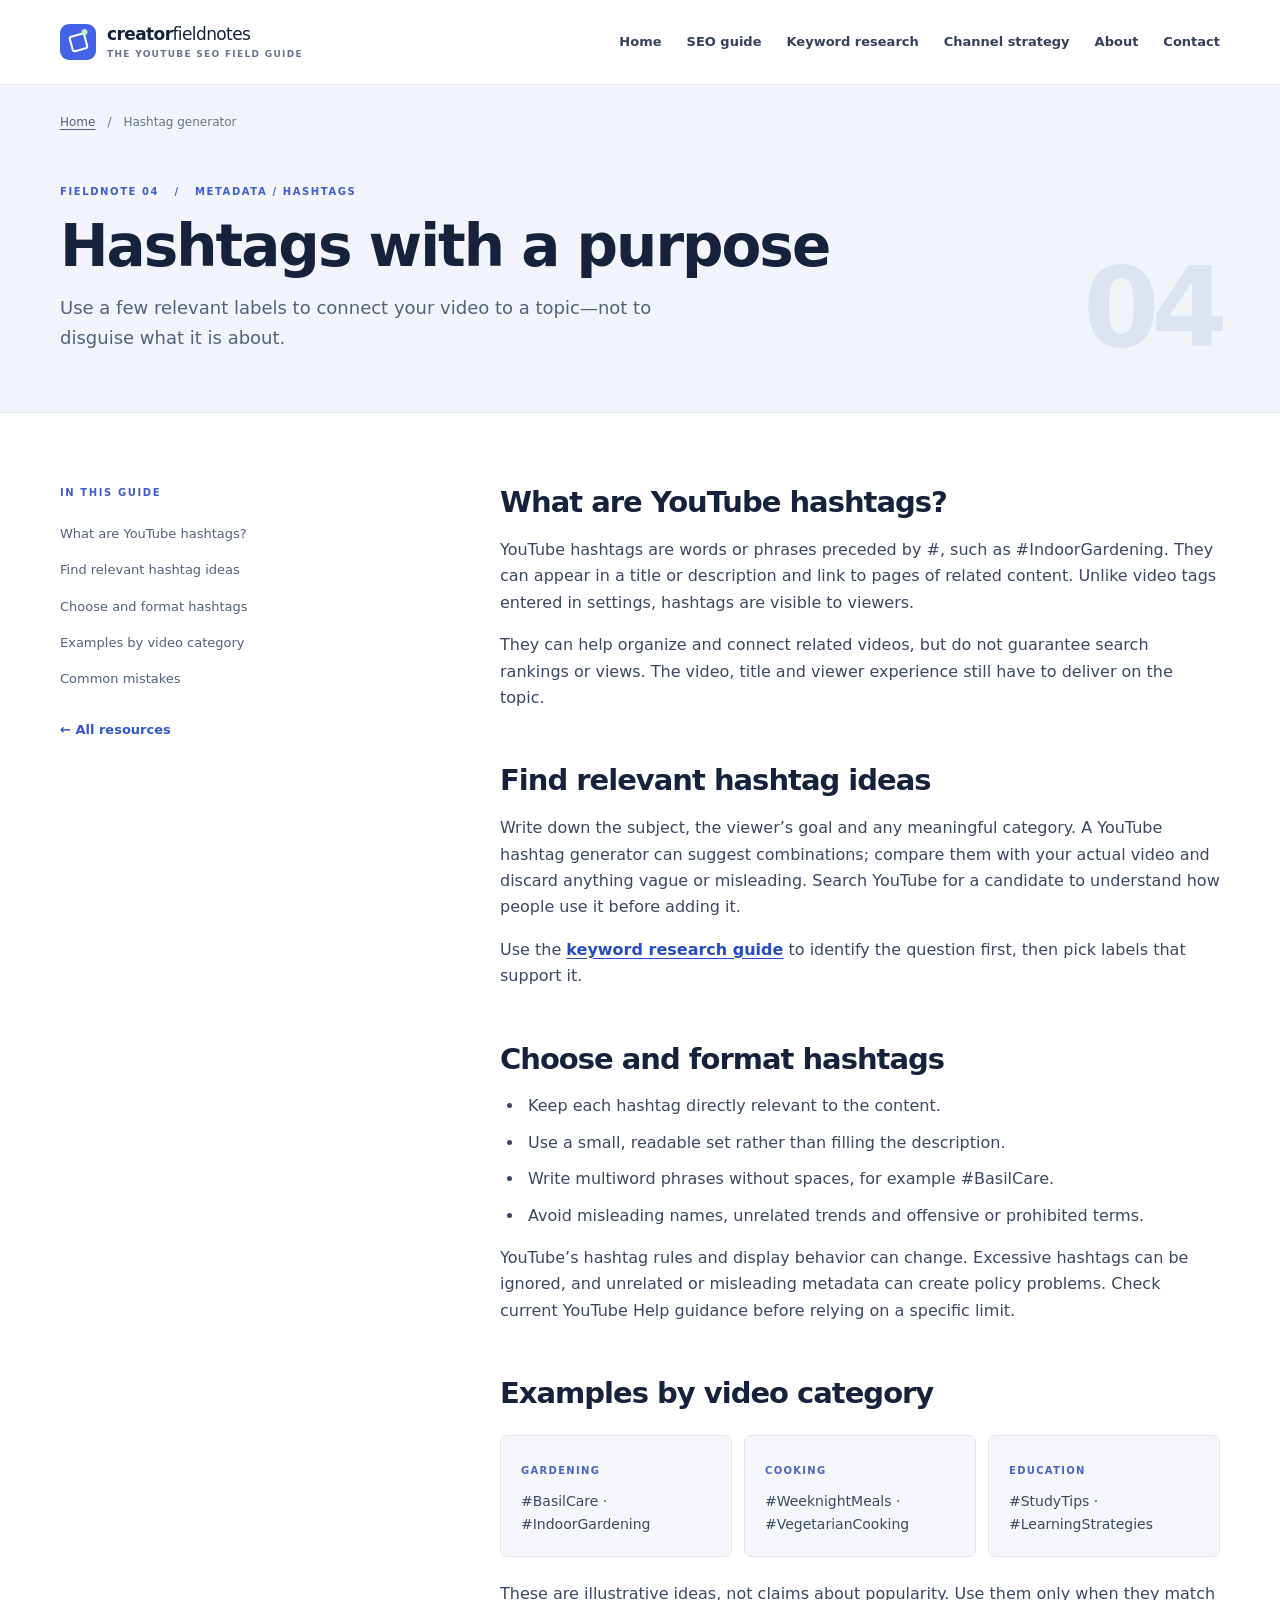
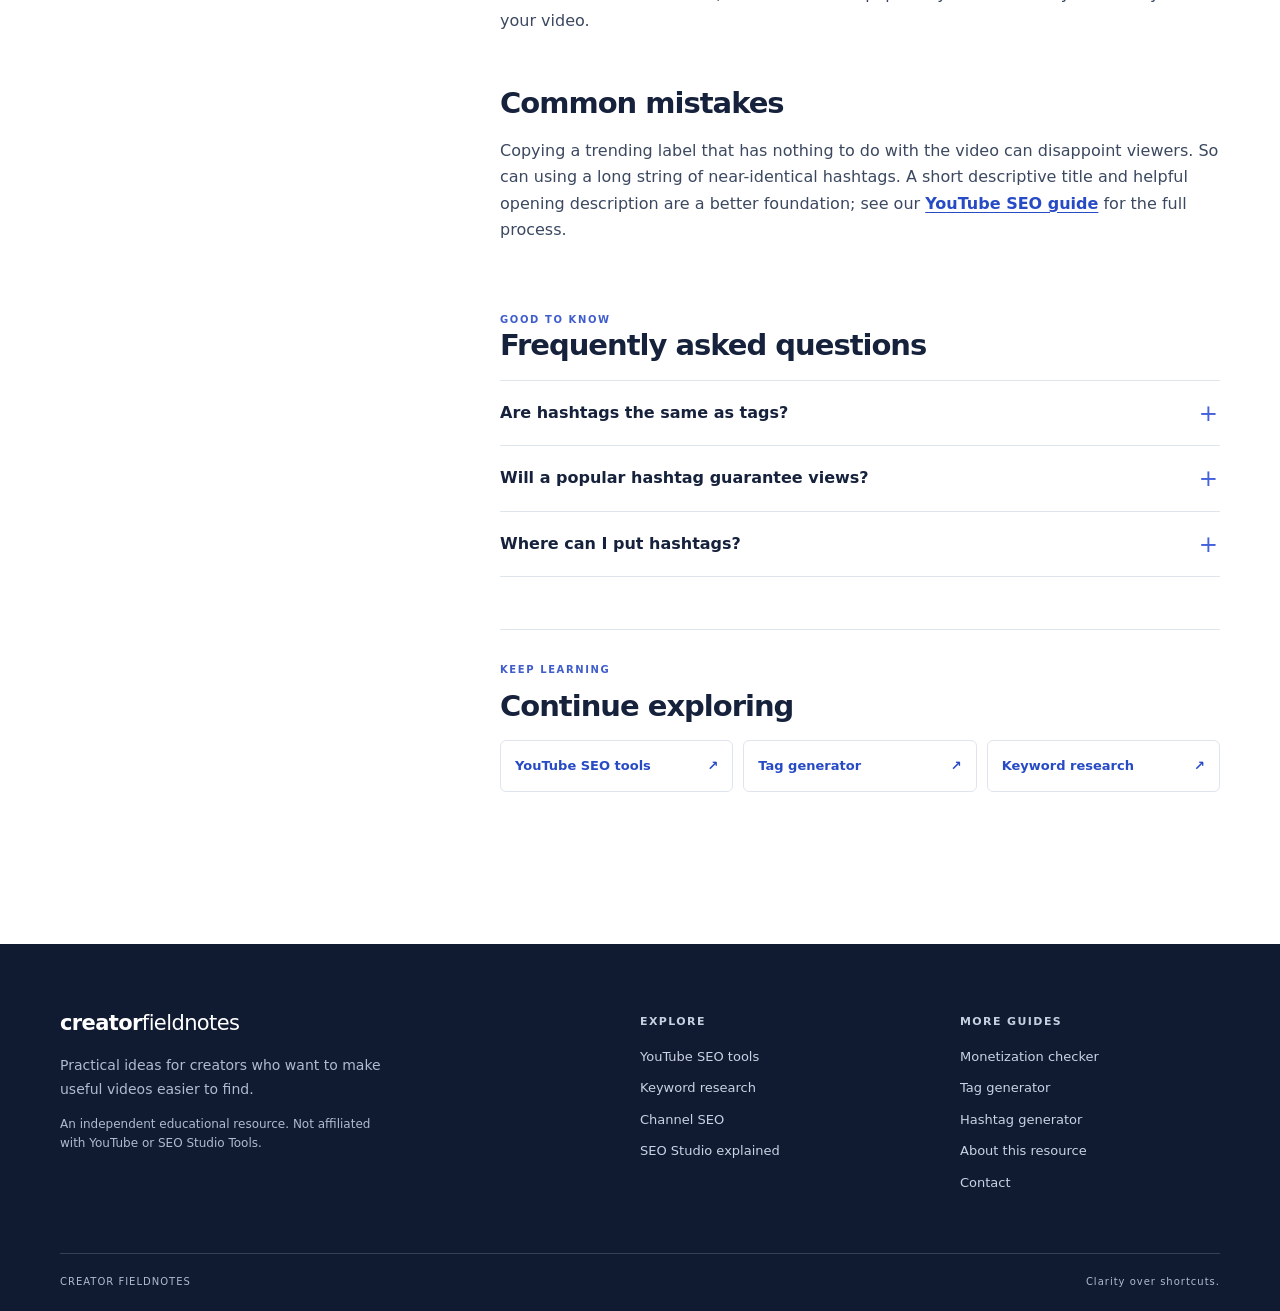
<file: youtube-hashtag-generator.html>
<!doctype html><html lang="en"><head><meta charset="utf-8"><meta name="viewport" content="width=device-width, initial-scale=1"><title>YouTube Hashtag Generator: A Practical Guide</title><meta name="description" content="Choose relevant YouTube hashtags, learn how they organize content and avoid common hashtag mistakes."><link rel="canonical" href="https://YOUR-USERNAME.github.io/YOUR-REPOSITORY/youtube-hashtag-generator.html"><meta property="og:type" content="website"><meta property="og:title" content="YouTube Hashtag Generator: A Practical Guide"><meta property="og:description" content="Choose relevant YouTube hashtags, learn how they organize content and avoid common hashtag mistakes."><meta property="og:url" content="https://YOUR-USERNAME.github.io/YOUR-REPOSITORY/youtube-hashtag-generator.html"><meta property="og:site_name" content="Creator Fieldnotes"><meta name="theme-color" content="#111c38"><link rel="icon" type="image/svg+xml" href="assets/images/favicon.svg"><link rel="stylesheet" href="assets/css/style.css"><script src="assets/js/main.js" defer></script></head><body><a class="skip-link" href="#main">Skip to content</a><header class="site-header"><div class="wrap header-inner"><a class="brand" href="index.html" aria-label="Creator Fieldnotes home"><span class="brand-mark" aria-hidden="true"><span></span></span><span>creator<span class="brand-light">fieldnotes</span><small>THE YOUTUBE SEO FIELD GUIDE</small></span></a><button class="menu-toggle" type="button" aria-expanded="false" aria-controls="site-nav"><span class="menu-lines" aria-hidden="true"></span><span class="menu-label">Menu</span></button><nav id="site-nav" aria-label="Main navigation"><a href="index.html">Home</a><a href="youtube-seo-tools.html">SEO guide</a><a href="youtube-keyword-generator.html">Keyword research</a><a href="youtube-channel-seo.html">Channel strategy</a><a href="about.html">About</a><a href="contact.html">Contact</a></nav></div></header><main id="main"><div class="article-hero"><div class="wrap"><nav class="breadcrumbs" aria-label="Breadcrumb"><a href="index.html">Home</a><span aria-hidden="true">/</span><span>Hashtag generator</span></nav><div class="article-hero-inner"><div><span class="eyebrow">FIELDNOTE 04 &nbsp; / &nbsp; METADATA / HASHTAGS</span><h1>Hashtags with a purpose</h1><p>Use a few relevant labels to connect your video to a topic—not to disguise what it is about.</p></div><span class="hero-number" aria-hidden="true">04</span></div></div></div><div class="wrap article-layout"><aside class="contents" aria-label="On this page"><span class="eyebrow">IN THIS GUIDE</span><ol><li><a href="#section-1">What are YouTube hashtags?</a></li><li><a href="#section-2">Find relevant hashtag ideas</a></li><li><a href="#section-3">Choose and format hashtags</a></li><li><a href="#section-4">Examples by video category</a></li><li><a href="#section-5">Common mistakes</a></li></ol><a class="contents-back" href="index.html">← All resources</a></aside><article class="prose"><section id="section-1"><h2>What are YouTube hashtags?</h2><p>YouTube hashtags are words or phrases preceded by #, such as #IndoorGardening. They can appear in a title or description and link to pages of related content. Unlike video tags entered in settings, hashtags are visible to viewers.</p><p>They can help organize and connect related videos, but do not guarantee search rankings or views. The video, title and viewer experience still have to deliver on the topic.</p></section><section id="section-2"><h2>Find relevant hashtag ideas</h2><p>Write down the subject, the viewer’s goal and any meaningful category. A YouTube hashtag generator can suggest combinations; compare them with your actual video and discard anything vague or misleading. Search YouTube for a candidate to understand how people use it before adding it.</p><p>Use the <a href="youtube-keyword-generator.html">keyword research guide</a> to identify the question first, then pick labels that support it.</p></section><section id="section-3"><h2>Choose and format hashtags</h2><ul><li>Keep each hashtag directly relevant to the content.</li><li>Use a small, readable set rather than filling the description.</li><li>Write multiword phrases without spaces, for example #BasilCare.</li><li>Avoid misleading names, unrelated trends and offensive or prohibited terms.</li></ul><p>YouTube’s hashtag rules and display behavior can change. Excessive hashtags can be ignored, and unrelated or misleading metadata can create policy problems. Check current YouTube Help guidance before relying on a specific limit.</p></section><section id="section-4"><h2>Examples by video category</h2><div class="examples"><div><span class="micro">GARDENING</span><p>#BasilCare · #IndoorGardening</p></div><div><span class="micro">COOKING</span><p>#WeeknightMeals · #VegetarianCooking</p></div><div><span class="micro">EDUCATION</span><p>#StudyTips · #LearningStrategies</p></div></div><p>These are illustrative ideas, not claims about popularity. Use them only when they match your video.</p></section><section id="section-5"><h2>Common mistakes</h2><p>Copying a trending label that has nothing to do with the video can disappoint viewers. So can using a long string of near-identical hashtags. A short descriptive title and helpful opening description are a better foundation; see our <a href="youtube-seo-tools.html">YouTube SEO guide</a> for the full process.</p></section><section class="faq-section"><span class="eyebrow">GOOD TO KNOW</span><h2>Frequently asked questions</h2><details><summary>Are hashtags the same as tags?</summary><p>No. Hashtags are visible, clickable labels; tags are a separate metadata field in video settings.</p></details><details><summary>Will a popular hashtag guarantee views?</summary><p>No. Relevance matters, and no hashtag guarantees distribution or ranking.</p></details><details><summary>Where can I put hashtags?</summary><p>YouTube supports them in video titles and descriptions. Use them only where they make sense to readers.</p></details></section><section class="related"><span class="eyebrow">KEEP LEARNING</span><h2>Continue exploring</h2><div class="related-grid"><a href="youtube-seo-tools.html"><span>YouTube SEO tools</span><span aria-hidden="true">↗</span></a><a href="youtube-tag-generator.html"><span>Tag generator</span><span aria-hidden="true">↗</span></a><a href="youtube-keyword-generator.html"><span>Keyword research</span><span aria-hidden="true">↗</span></a></div></section></article></div></main><footer class="site-footer"><div class="wrap"><div class="footer-grid"><div><a class="footer-brand" href="index.html">creator<span>fieldnotes</span></a><p>Practical ideas for creators who want to make useful videos easier to find.</p><p class="independent">An independent educational resource. Not affiliated with YouTube or SEO Studio Tools.</p></div><div><h2>Explore</h2><a href="youtube-seo-tools.html">YouTube SEO tools</a><a href="youtube-keyword-generator.html">Keyword research</a><a href="youtube-channel-seo.html">Channel SEO</a><a href="seo-studio-tools-guide.html">SEO Studio explained</a></div><div><h2>More guides</h2><a href="youtube-monetization-checker.html">Monetization checker</a><a href="youtube-tag-generator.html">Tag generator</a><a href="youtube-hashtag-generator.html">Hashtag generator</a><a href="about.html">About this resource</a><a href="contact.html">Contact</a></div></div><div class="footer-bottom"><span>CREATOR FIELDNOTES</span><span>Clarity over shortcuts.</span></div></div></footer></body></html>
</file>
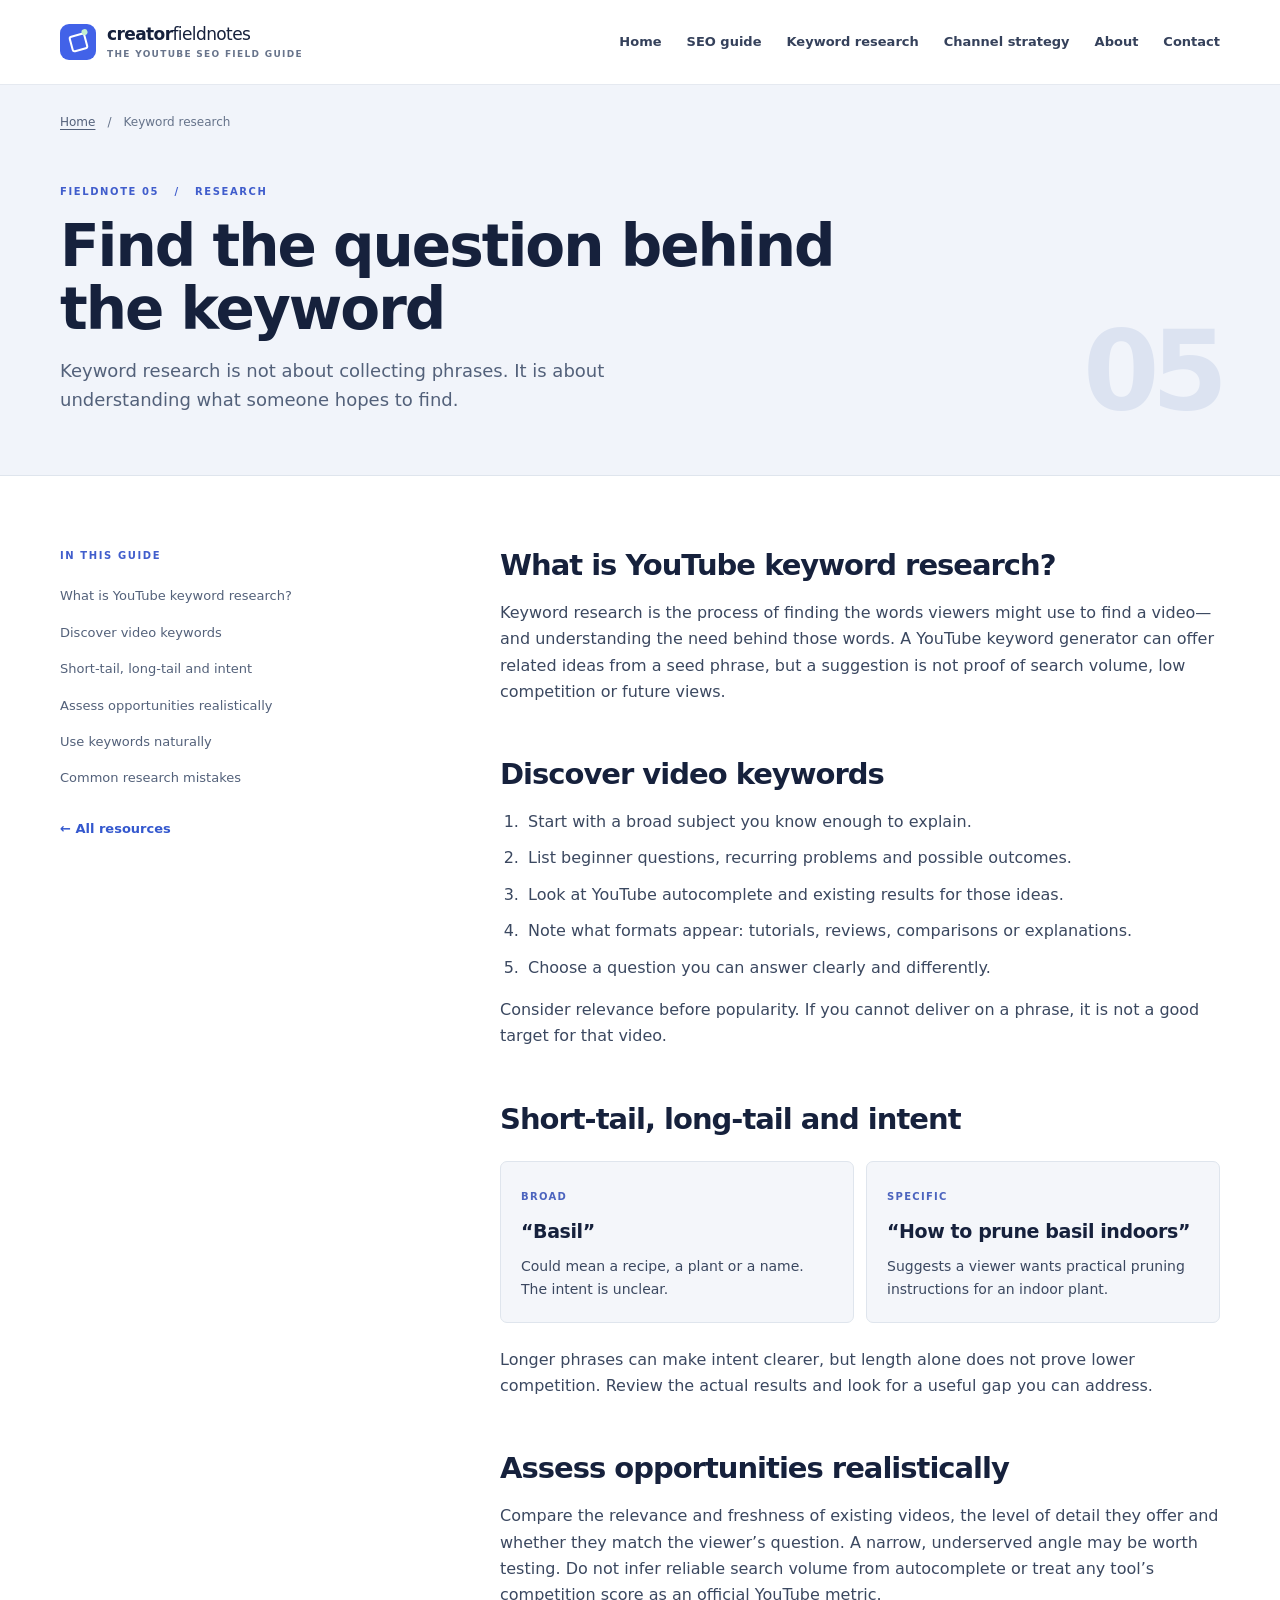
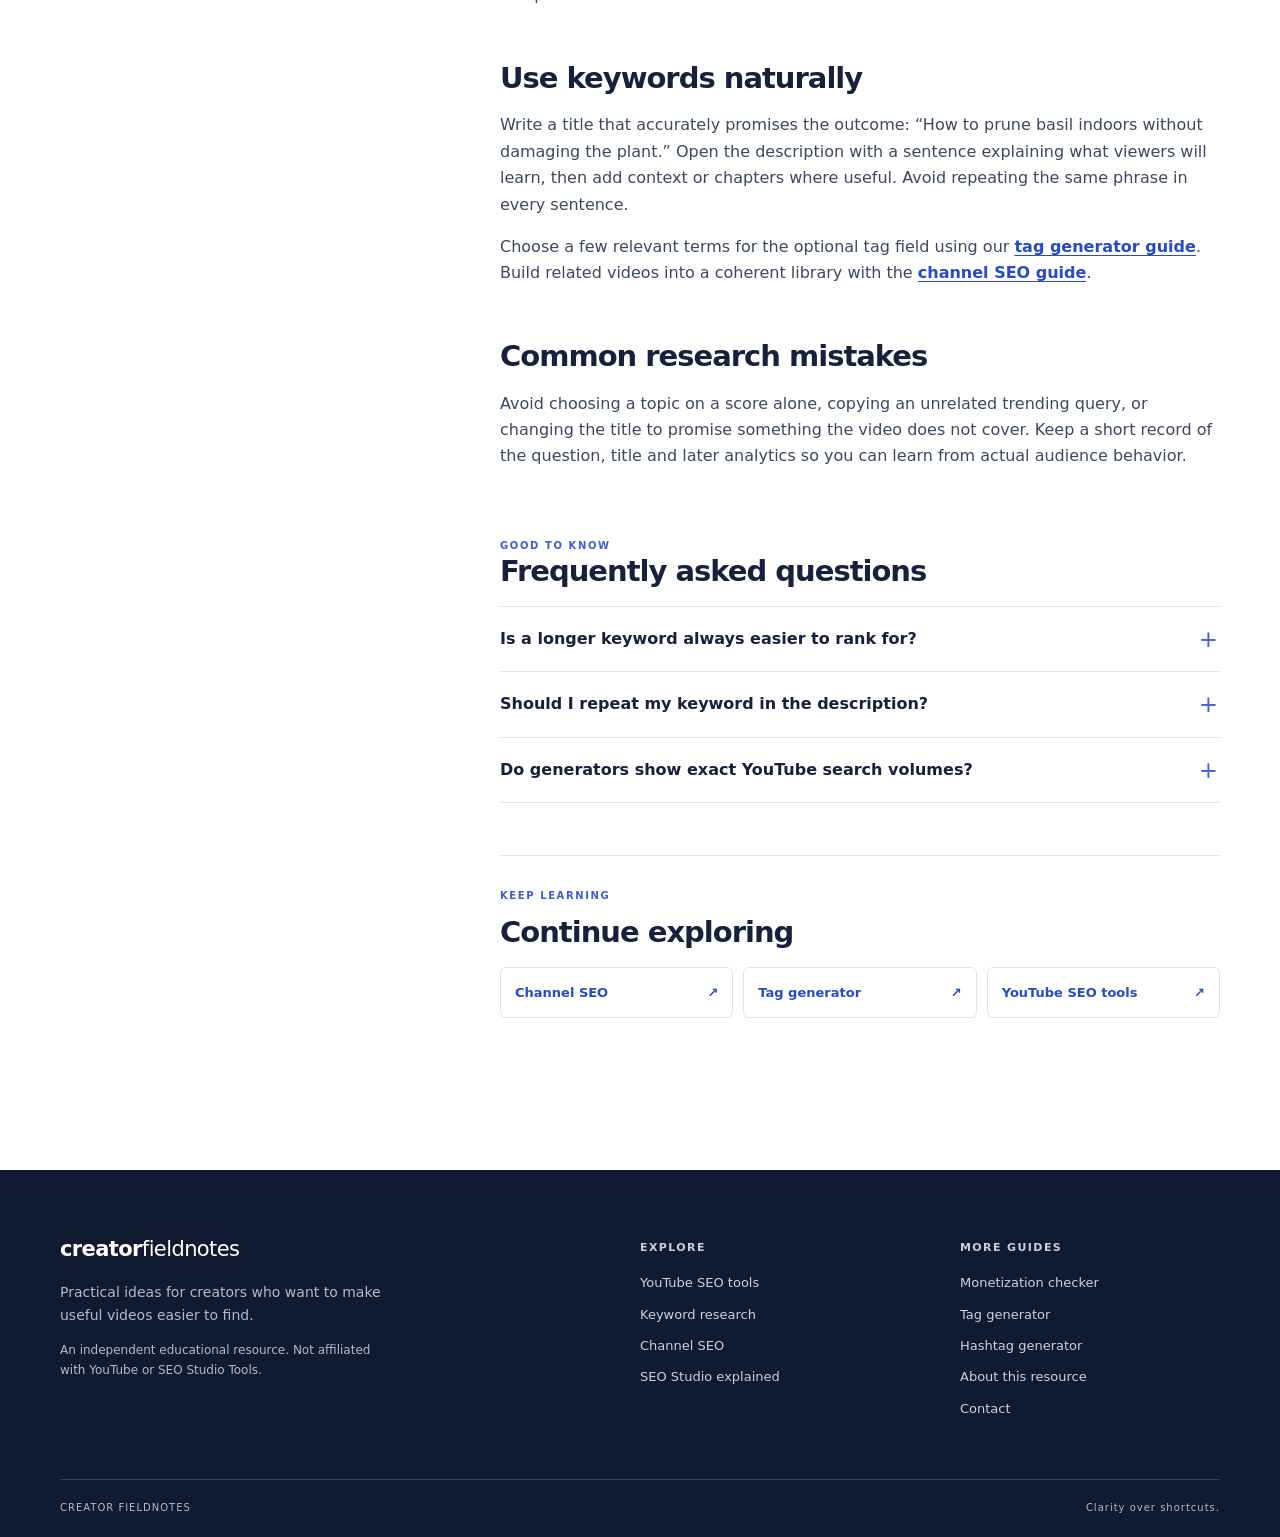
<file: youtube-keyword-generator.html>
<!doctype html><html lang="en"><head><meta charset="utf-8"><meta name="viewport" content="width=device-width, initial-scale=1"><title>YouTube Keyword Generator &amp; Research Guide</title><meta name="description" content="Find YouTube video keyword ideas, understand search intent and turn a broad topic into a useful, focused video."><link rel="canonical" href="https://YOUR-USERNAME.github.io/YOUR-REPOSITORY/youtube-keyword-generator.html"><meta property="og:type" content="website"><meta property="og:title" content="YouTube Keyword Generator &amp; Research Guide"><meta property="og:description" content="Find YouTube video keyword ideas, understand search intent and turn a broad topic into a useful, focused video."><meta property="og:url" content="https://YOUR-USERNAME.github.io/YOUR-REPOSITORY/youtube-keyword-generator.html"><meta property="og:site_name" content="Creator Fieldnotes"><meta name="theme-color" content="#111c38"><link rel="icon" type="image/svg+xml" href="assets/images/favicon.svg"><link rel="stylesheet" href="assets/css/style.css"><script src="assets/js/main.js" defer></script></head><body><a class="skip-link" href="#main">Skip to content</a><header class="site-header"><div class="wrap header-inner"><a class="brand" href="index.html" aria-label="Creator Fieldnotes home"><span class="brand-mark" aria-hidden="true"><span></span></span><span>creator<span class="brand-light">fieldnotes</span><small>THE YOUTUBE SEO FIELD GUIDE</small></span></a><button class="menu-toggle" type="button" aria-expanded="false" aria-controls="site-nav"><span class="menu-lines" aria-hidden="true"></span><span class="menu-label">Menu</span></button><nav id="site-nav" aria-label="Main navigation"><a href="index.html">Home</a><a href="youtube-seo-tools.html">SEO guide</a><a href="youtube-keyword-generator.html">Keyword research</a><a href="youtube-channel-seo.html">Channel strategy</a><a href="about.html">About</a><a href="contact.html">Contact</a></nav></div></header><main id="main"><div class="article-hero"><div class="wrap"><nav class="breadcrumbs" aria-label="Breadcrumb"><a href="index.html">Home</a><span aria-hidden="true">/</span><span>Keyword research</span></nav><div class="article-hero-inner"><div><span class="eyebrow">FIELDNOTE 05 &nbsp; / &nbsp; RESEARCH</span><h1>Find the question behind the keyword</h1><p>Keyword research is not about collecting phrases. It is about understanding what someone hopes to find.</p></div><span class="hero-number" aria-hidden="true">05</span></div></div></div><div class="wrap article-layout"><aside class="contents" aria-label="On this page"><span class="eyebrow">IN THIS GUIDE</span><ol><li><a href="#section-1">What is YouTube keyword research?</a></li><li><a href="#section-2">Discover video keywords</a></li><li><a href="#section-3">Short-tail, long-tail and intent</a></li><li><a href="#section-4">Assess opportunities realistically</a></li><li><a href="#section-5">Use keywords naturally</a></li><li><a href="#section-6">Common research mistakes</a></li></ol><a class="contents-back" href="index.html">← All resources</a></aside><article class="prose"><section id="section-1"><h2>What is YouTube keyword research?</h2><p>Keyword research is the process of finding the words viewers might use to find a video—and understanding the need behind those words. A YouTube keyword generator can offer related ideas from a seed phrase, but a suggestion is not proof of search volume, low competition or future views.</p></section><section id="section-2"><h2>Discover video keywords</h2><ol><li>Start with a broad subject you know enough to explain.</li><li>List beginner questions, recurring problems and possible outcomes.</li><li>Look at YouTube autocomplete and existing results for those ideas.</li><li>Note what formats appear: tutorials, reviews, comparisons or explanations.</li><li>Choose a question you can answer clearly and differently.</li></ol><p>Consider relevance before popularity. If you cannot deliver on a phrase, it is not a good target for that video.</p></section><section id="section-3"><h2>Short-tail, long-tail and intent</h2><div class="compare"><div><span class="micro">BROAD</span><h3>“Basil”</h3><p>Could mean a recipe, a plant or a name. The intent is unclear.</p></div><div><span class="micro">SPECIFIC</span><h3>“How to prune basil indoors”</h3><p>Suggests a viewer wants practical pruning instructions for an indoor plant.</p></div></div><p>Longer phrases can make intent clearer, but length alone does not prove lower competition. Review the actual results and look for a useful gap you can address.</p></section><section id="section-4"><h2>Assess opportunities realistically</h2><p>Compare the relevance and freshness of existing videos, the level of detail they offer and whether they match the viewer’s question. A narrow, underserved angle may be worth testing. Do not infer reliable search volume from autocomplete or treat any tool’s competition score as an official YouTube metric.</p></section><section id="section-5"><h2>Use keywords naturally</h2><p>Write a title that accurately promises the outcome: “How to prune basil indoors without damaging the plant.” Open the description with a sentence explaining what viewers will learn, then add context or chapters where useful. Avoid repeating the same phrase in every sentence.</p><p>Choose a few relevant terms for the optional tag field using our <a href="youtube-tag-generator.html">tag generator guide</a>. Build related videos into a coherent library with the <a href="youtube-channel-seo.html">channel SEO guide</a>.</p></section><section id="section-6"><h2>Common research mistakes</h2><p>Avoid choosing a topic on a score alone, copying an unrelated trending query, or changing the title to promise something the video does not cover. Keep a short record of the question, title and later analytics so you can learn from actual audience behavior.</p></section><section class="faq-section"><span class="eyebrow">GOOD TO KNOW</span><h2>Frequently asked questions</h2><details><summary>Is a longer keyword always easier to rank for?</summary><p>No. Specific phrases can have clearer intent, but competition and demand still vary.</p></details><details><summary>Should I repeat my keyword in the description?</summary><p>Use natural language. Repetition that does not help readers is unnecessary.</p></details><details><summary>Do generators show exact YouTube search volumes?</summary><p>Not necessarily. Check how any tool estimates its data and treat unverified numbers as estimates.</p></details></section><section class="related"><span class="eyebrow">KEEP LEARNING</span><h2>Continue exploring</h2><div class="related-grid"><a href="youtube-channel-seo.html"><span>Channel SEO</span><span aria-hidden="true">↗</span></a><a href="youtube-tag-generator.html"><span>Tag generator</span><span aria-hidden="true">↗</span></a><a href="youtube-seo-tools.html"><span>YouTube SEO tools</span><span aria-hidden="true">↗</span></a></div></section></article></div></main><footer class="site-footer"><div class="wrap"><div class="footer-grid"><div><a class="footer-brand" href="index.html">creator<span>fieldnotes</span></a><p>Practical ideas for creators who want to make useful videos easier to find.</p><p class="independent">An independent educational resource. Not affiliated with YouTube or SEO Studio Tools.</p></div><div><h2>Explore</h2><a href="youtube-seo-tools.html">YouTube SEO tools</a><a href="youtube-keyword-generator.html">Keyword research</a><a href="youtube-channel-seo.html">Channel SEO</a><a href="seo-studio-tools-guide.html">SEO Studio explained</a></div><div><h2>More guides</h2><a href="youtube-monetization-checker.html">Monetization checker</a><a href="youtube-tag-generator.html">Tag generator</a><a href="youtube-hashtag-generator.html">Hashtag generator</a><a href="about.html">About this resource</a><a href="contact.html">Contact</a></div></div><div class="footer-bottom"><span>CREATOR FIELDNOTES</span><span>Clarity over shortcuts.</span></div></div></footer></body></html>
</file>
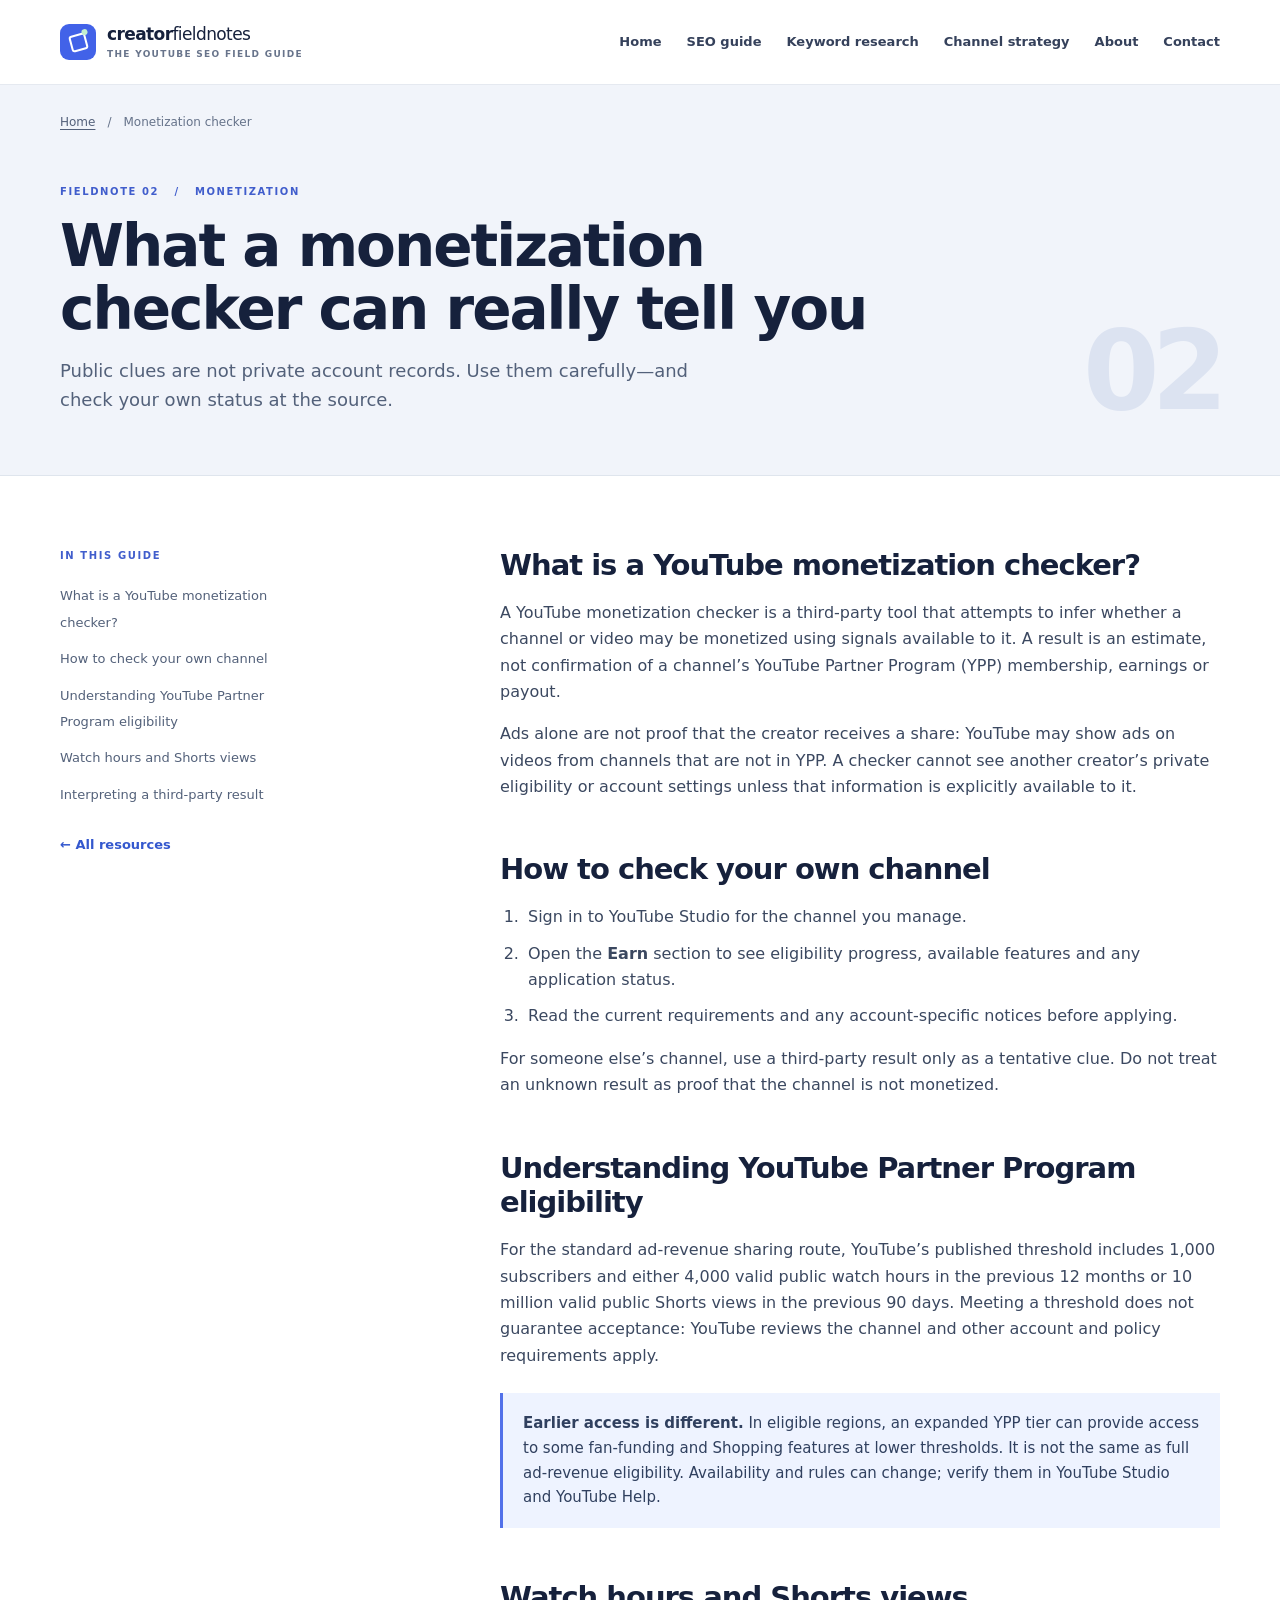
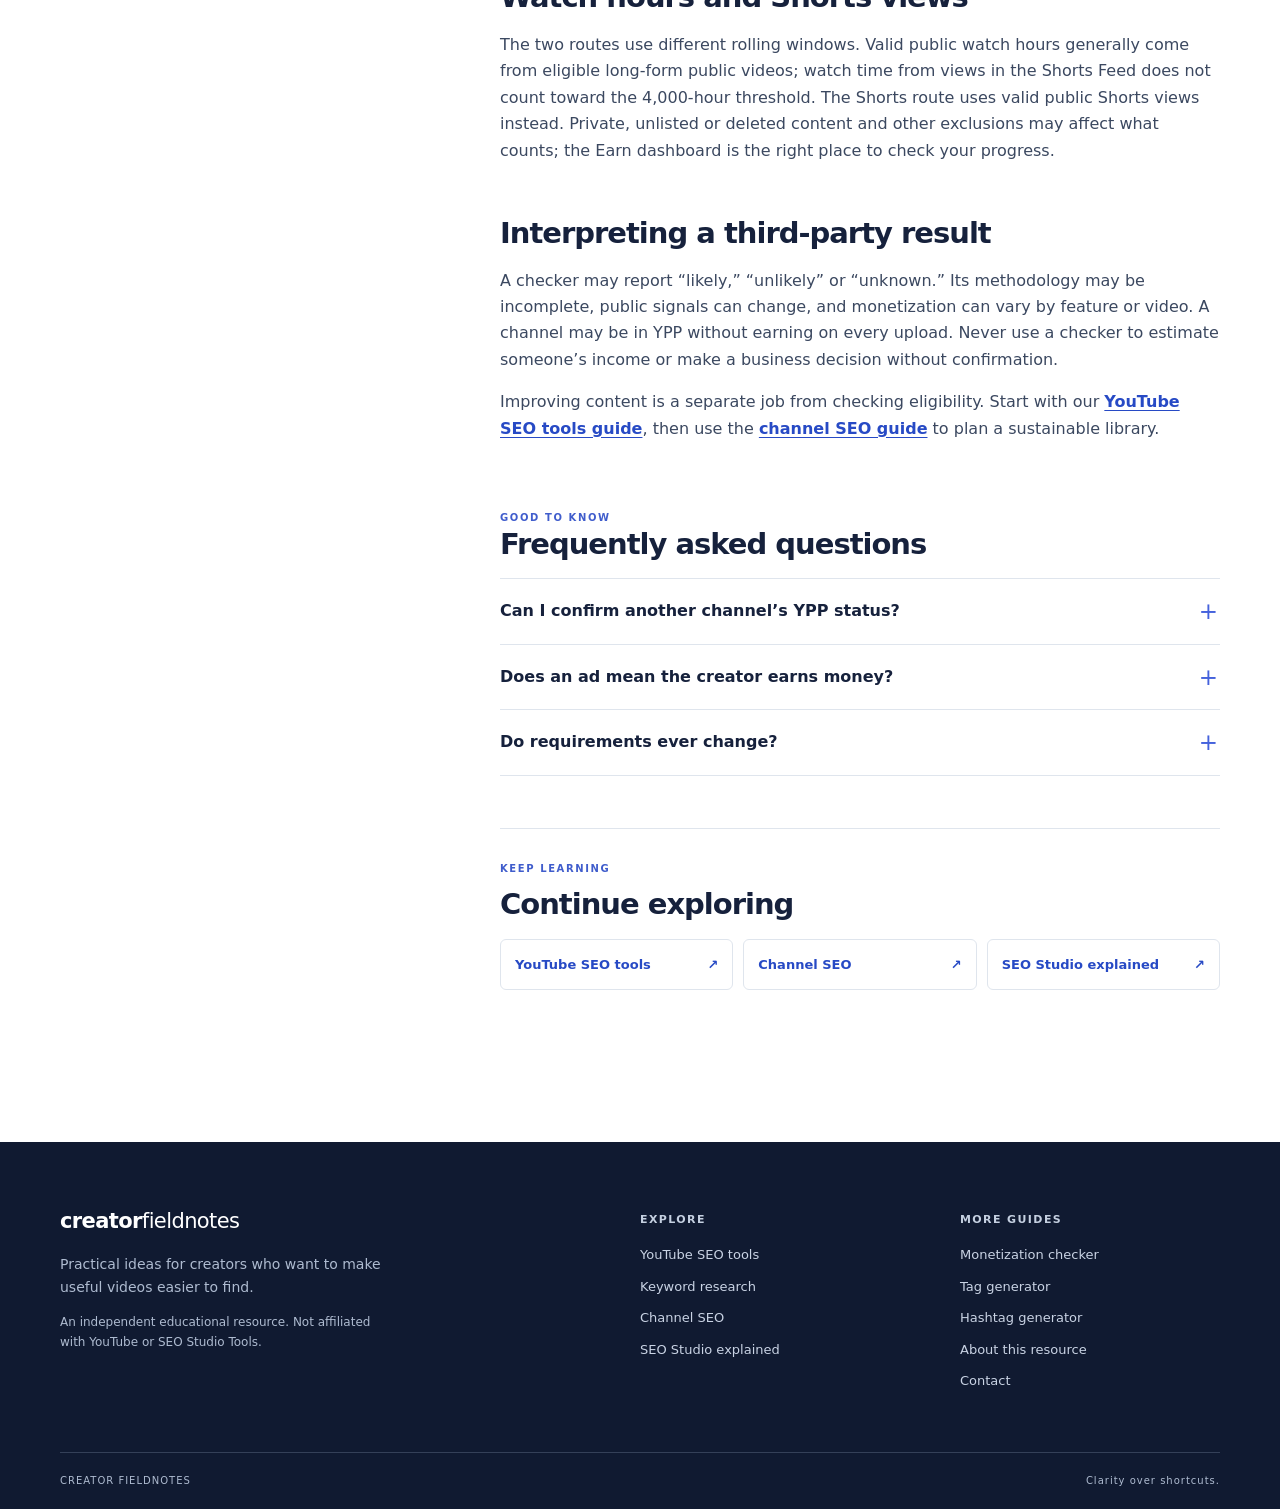
<file: youtube-monetization-checker.html>
<!doctype html><html lang="en"><head><meta charset="utf-8"><meta name="viewport" content="width=device-width, initial-scale=1"><title>YouTube Monetization Checker: Eligibility &amp; Limits</title><meta name="description" content="Understand what a YouTube monetization checker can and cannot tell you, plus how to review your own eligibility in YouTube Studio."><link rel="canonical" href="https://YOUR-USERNAME.github.io/YOUR-REPOSITORY/youtube-monetization-checker.html"><meta property="og:type" content="website"><meta property="og:title" content="YouTube Monetization Checker: Eligibility &amp; Limits"><meta property="og:description" content="Understand what a YouTube monetization checker can and cannot tell you, plus how to review your own eligibility in YouTube Studio."><meta property="og:url" content="https://YOUR-USERNAME.github.io/YOUR-REPOSITORY/youtube-monetization-checker.html"><meta property="og:site_name" content="Creator Fieldnotes"><meta name="theme-color" content="#111c38"><link rel="icon" type="image/svg+xml" href="assets/images/favicon.svg"><link rel="stylesheet" href="assets/css/style.css"><script src="assets/js/main.js" defer></script></head><body><a class="skip-link" href="#main">Skip to content</a><header class="site-header"><div class="wrap header-inner"><a class="brand" href="index.html" aria-label="Creator Fieldnotes home"><span class="brand-mark" aria-hidden="true"><span></span></span><span>creator<span class="brand-light">fieldnotes</span><small>THE YOUTUBE SEO FIELD GUIDE</small></span></a><button class="menu-toggle" type="button" aria-expanded="false" aria-controls="site-nav"><span class="menu-lines" aria-hidden="true"></span><span class="menu-label">Menu</span></button><nav id="site-nav" aria-label="Main navigation"><a href="index.html">Home</a><a href="youtube-seo-tools.html">SEO guide</a><a href="youtube-keyword-generator.html">Keyword research</a><a href="youtube-channel-seo.html">Channel strategy</a><a href="about.html">About</a><a href="contact.html">Contact</a></nav></div></header><main id="main"><div class="article-hero"><div class="wrap"><nav class="breadcrumbs" aria-label="Breadcrumb"><a href="index.html">Home</a><span aria-hidden="true">/</span><span>Monetization checker</span></nav><div class="article-hero-inner"><div><span class="eyebrow">FIELDNOTE 02 &nbsp; / &nbsp; MONETIZATION</span><h1>What a monetization checker can really tell you</h1><p>Public clues are not private account records. Use them carefully—and check your own status at the source.</p></div><span class="hero-number" aria-hidden="true">02</span></div></div></div><div class="wrap article-layout"><aside class="contents" aria-label="On this page"><span class="eyebrow">IN THIS GUIDE</span><ol><li><a href="#section-1">What is a YouTube monetization checker?</a></li><li><a href="#section-2">How to check your own channel</a></li><li><a href="#section-3">Understanding YouTube Partner Program eligibility</a></li><li><a href="#section-4">Watch hours and Shorts views</a></li><li><a href="#section-5">Interpreting a third-party result</a></li></ol><a class="contents-back" href="index.html">← All resources</a></aside><article class="prose"><section id="section-1"><h2>What is a YouTube monetization checker?</h2><p>A YouTube monetization checker is a third-party tool that attempts to infer whether a channel or video may be monetized using signals available to it. A result is an estimate, not confirmation of a channel’s YouTube Partner Program (YPP) membership, earnings or payout.</p><p>Ads alone are not proof that the creator receives a share: YouTube may show ads on videos from channels that are not in YPP. A checker cannot see another creator’s private eligibility or account settings unless that information is explicitly available to it.</p></section><section id="section-2"><h2>How to check your own channel</h2><ol><li>Sign in to YouTube Studio for the channel you manage.</li><li>Open the <strong>Earn</strong> section to see eligibility progress, available features and any application status.</li><li>Read the current requirements and any account-specific notices before applying.</li></ol><p>For someone else’s channel, use a third-party result only as a tentative clue. Do not treat an unknown result as proof that the channel is not monetized.</p></section><section id="section-3"><h2>Understanding YouTube Partner Program eligibility</h2><p>For the standard ad-revenue sharing route, YouTube’s published threshold includes 1,000 subscribers and either 4,000 valid public watch hours in the previous 12 months or 10 million valid public Shorts views in the previous 90 days. Meeting a threshold does not guarantee acceptance: YouTube reviews the channel and other account and policy requirements apply.</p><div class="note"><strong>Earlier access is different.</strong> In eligible regions, an expanded YPP tier can provide access to some fan-funding and Shopping features at lower thresholds. It is not the same as full ad-revenue eligibility. Availability and rules can change; verify them in YouTube Studio and YouTube Help.</div></section><section id="section-4"><h2>Watch hours and Shorts views</h2><p>The two routes use different rolling windows. Valid public watch hours generally come from eligible long-form public videos; watch time from views in the Shorts Feed does not count toward the 4,000-hour threshold. The Shorts route uses valid public Shorts views instead. Private, unlisted or deleted content and other exclusions may affect what counts; the Earn dashboard is the right place to check your progress.</p></section><section id="section-5"><h2>Interpreting a third-party result</h2><p>A checker may report “likely,” “unlikely” or “unknown.” Its methodology may be incomplete, public signals can change, and monetization can vary by feature or video. A channel may be in YPP without earning on every upload. Never use a checker to estimate someone’s income or make a business decision without confirmation.</p><p>Improving content is a separate job from checking eligibility. Start with our <a href="youtube-seo-tools.html">YouTube SEO tools guide</a>, then use the <a href="youtube-channel-seo.html">channel SEO guide</a> to plan a sustainable library.</p></section><section class="faq-section"><span class="eyebrow">GOOD TO KNOW</span><h2>Frequently asked questions</h2><details><summary>Can I confirm another channel’s YPP status?</summary><p>A public tool cannot reliably confirm private account status. Ask the channel owner if confirmation is important.</p></details><details><summary>Does an ad mean the creator earns money?</summary><p>Not necessarily. YouTube can place ads on content even when the channel is not eligible for a revenue share.</p></details><details><summary>Do requirements ever change?</summary><p>Yes. Features, thresholds, locations and policy requirements can change. Check YouTube’s current guidance and your Earn dashboard.</p></details></section><section class="related"><span class="eyebrow">KEEP LEARNING</span><h2>Continue exploring</h2><div class="related-grid"><a href="youtube-seo-tools.html"><span>YouTube SEO tools</span><span aria-hidden="true">↗</span></a><a href="youtube-channel-seo.html"><span>Channel SEO</span><span aria-hidden="true">↗</span></a><a href="seo-studio-tools-guide.html"><span>SEO Studio explained</span><span aria-hidden="true">↗</span></a></div></section></article></div></main><footer class="site-footer"><div class="wrap"><div class="footer-grid"><div><a class="footer-brand" href="index.html">creator<span>fieldnotes</span></a><p>Practical ideas for creators who want to make useful videos easier to find.</p><p class="independent">An independent educational resource. Not affiliated with YouTube or SEO Studio Tools.</p></div><div><h2>Explore</h2><a href="youtube-seo-tools.html">YouTube SEO tools</a><a href="youtube-keyword-generator.html">Keyword research</a><a href="youtube-channel-seo.html">Channel SEO</a><a href="seo-studio-tools-guide.html">SEO Studio explained</a></div><div><h2>More guides</h2><a href="youtube-monetization-checker.html">Monetization checker</a><a href="youtube-tag-generator.html">Tag generator</a><a href="youtube-hashtag-generator.html">Hashtag generator</a><a href="about.html">About this resource</a><a href="contact.html">Contact</a></div></div><div class="footer-bottom"><span>CREATOR FIELDNOTES</span><span>Clarity over shortcuts.</span></div></div></footer></body></html>
</file>
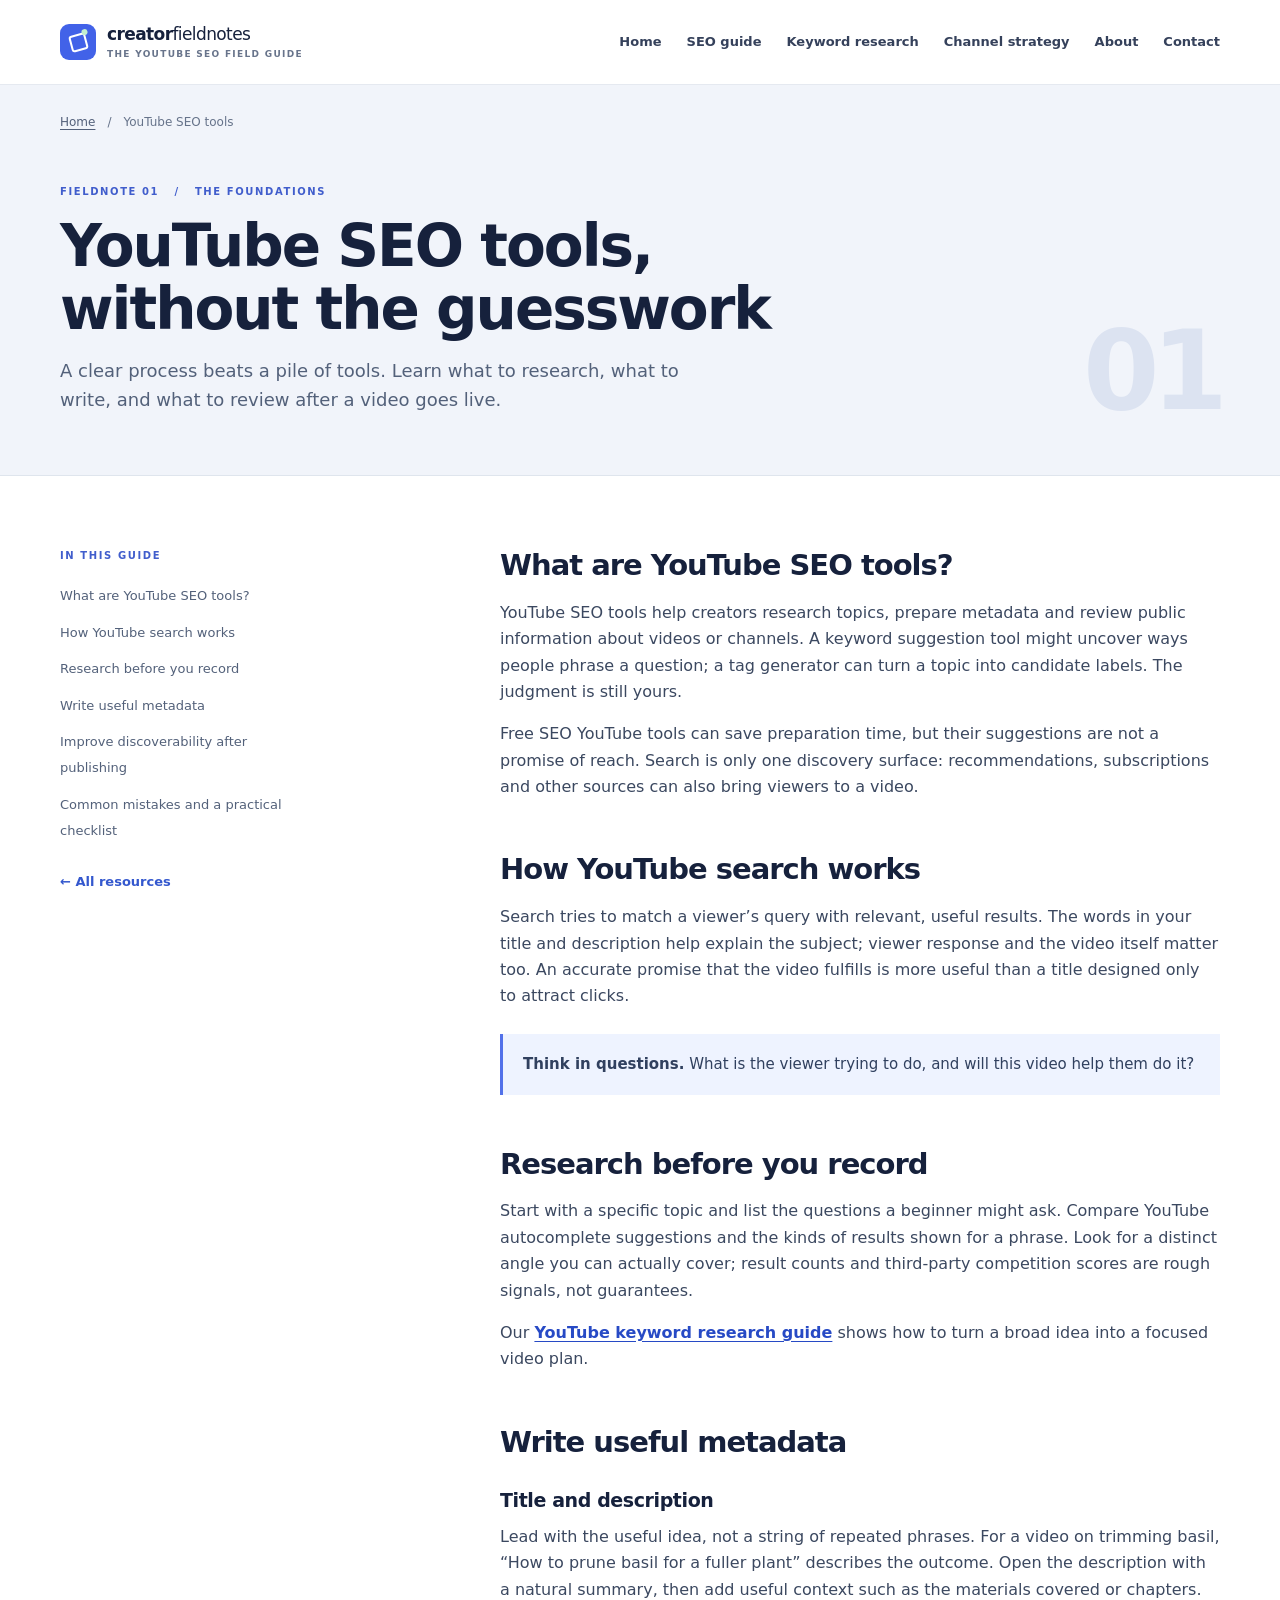
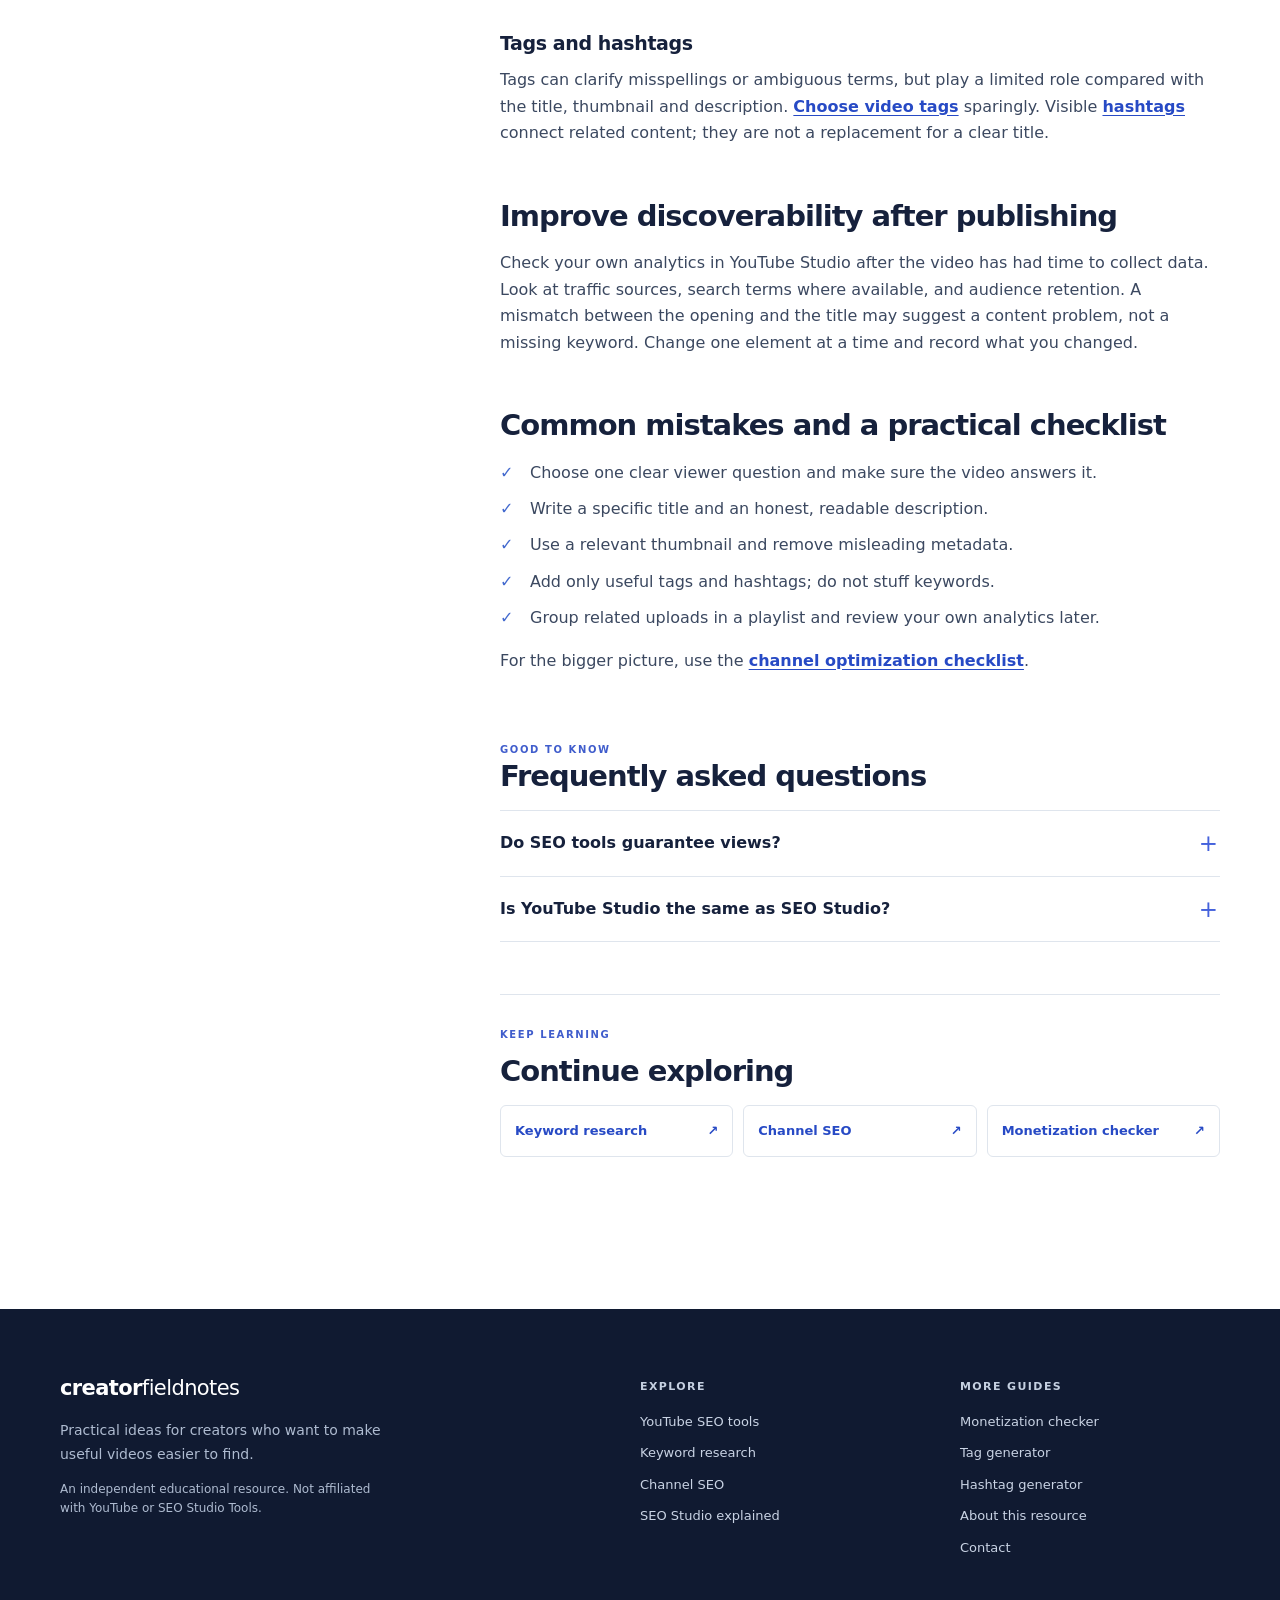
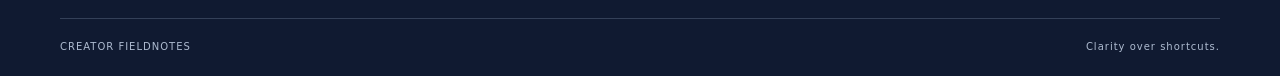
<file: youtube-seo-tools.html>
<!doctype html><html lang="en"><head><meta charset="utf-8"><meta name="viewport" content="width=device-width, initial-scale=1"><title>YouTube SEO Tools: A Practical Guide for Creators</title><meta name="description" content="Learn how YouTube SEO tools support topic research, video metadata, discoverability and a realistic publishing workflow."><link rel="canonical" href="https://YOUR-USERNAME.github.io/YOUR-REPOSITORY/youtube-seo-tools.html"><meta property="og:type" content="website"><meta property="og:title" content="YouTube SEO Tools: A Practical Guide for Creators"><meta property="og:description" content="Learn how YouTube SEO tools support topic research, video metadata, discoverability and a realistic publishing workflow."><meta property="og:url" content="https://YOUR-USERNAME.github.io/YOUR-REPOSITORY/youtube-seo-tools.html"><meta property="og:site_name" content="Creator Fieldnotes"><meta name="theme-color" content="#111c38"><link rel="icon" type="image/svg+xml" href="assets/images/favicon.svg"><link rel="stylesheet" href="assets/css/style.css"><script src="assets/js/main.js" defer></script></head><body><a class="skip-link" href="#main">Skip to content</a><header class="site-header"><div class="wrap header-inner"><a class="brand" href="index.html" aria-label="Creator Fieldnotes home"><span class="brand-mark" aria-hidden="true"><span></span></span><span>creator<span class="brand-light">fieldnotes</span><small>THE YOUTUBE SEO FIELD GUIDE</small></span></a><button class="menu-toggle" type="button" aria-expanded="false" aria-controls="site-nav"><span class="menu-lines" aria-hidden="true"></span><span class="menu-label">Menu</span></button><nav id="site-nav" aria-label="Main navigation"><a href="index.html">Home</a><a href="youtube-seo-tools.html">SEO guide</a><a href="youtube-keyword-generator.html">Keyword research</a><a href="youtube-channel-seo.html">Channel strategy</a><a href="about.html">About</a><a href="contact.html">Contact</a></nav></div></header><main id="main"><div class="article-hero"><div class="wrap"><nav class="breadcrumbs" aria-label="Breadcrumb"><a href="index.html">Home</a><span aria-hidden="true">/</span><span>YouTube SEO tools</span></nav><div class="article-hero-inner"><div><span class="eyebrow">FIELDNOTE 01 &nbsp; / &nbsp; THE FOUNDATIONS</span><h1>YouTube SEO tools, without the guesswork</h1><p>A clear process beats a pile of tools. Learn what to research, what to write, and what to review after a video goes live.</p></div><span class="hero-number" aria-hidden="true">01</span></div></div></div><div class="wrap article-layout"><aside class="contents" aria-label="On this page"><span class="eyebrow">IN THIS GUIDE</span><ol><li><a href="#section-1">What are YouTube SEO tools?</a></li><li><a href="#section-2">How YouTube search works</a></li><li><a href="#section-3">Research before you record</a></li><li><a href="#section-4">Write useful metadata</a></li><li><a href="#section-5">Improve discoverability after publishing</a></li><li><a href="#section-6">Common mistakes and a practical checklist</a></li></ol><a class="contents-back" href="index.html">← All resources</a></aside><article class="prose"><section id="section-1"><h2>What are YouTube SEO tools?</h2><p>YouTube SEO tools help creators research topics, prepare metadata and review public information about videos or channels. A keyword suggestion tool might uncover ways people phrase a question; a tag generator can turn a topic into candidate labels. The judgment is still yours.</p><p>Free SEO YouTube tools can save preparation time, but their suggestions are not a promise of reach. Search is only one discovery surface: recommendations, subscriptions and other sources can also bring viewers to a video.</p></section><section id="section-2"><h2>How YouTube search works</h2><p>Search tries to match a viewer’s query with relevant, useful results. The words in your title and description help explain the subject; viewer response and the video itself matter too. An accurate promise that the video fulfills is more useful than a title designed only to attract clicks.</p><div class="note"><strong>Think in questions.</strong> What is the viewer trying to do, and will this video help them do it?</div></section><section id="section-3"><h2>Research before you record</h2><p>Start with a specific topic and list the questions a beginner might ask. Compare YouTube autocomplete suggestions and the kinds of results shown for a phrase. Look for a distinct angle you can actually cover; result counts and third-party competition scores are rough signals, not guarantees.</p><p>Our <a href="youtube-keyword-generator.html">YouTube keyword research guide</a> shows how to turn a broad idea into a focused video plan.</p></section><section id="section-4"><h2>Write useful metadata</h2><h3>Title and description</h3><p>Lead with the useful idea, not a string of repeated phrases. For a video on trimming basil, “How to prune basil for a fuller plant” describes the outcome. Open the description with a natural summary, then add useful context such as the materials covered or chapters.</p><h3>Tags and hashtags</h3><p>Tags can clarify misspellings or ambiguous terms, but play a limited role compared with the title, thumbnail and description. <a href="youtube-tag-generator.html">Choose video tags</a> sparingly. Visible <a href="youtube-hashtag-generator.html">hashtags</a> connect related content; they are not a replacement for a clear title.</p></section><section id="section-5"><h2>Improve discoverability after publishing</h2><p>Check your own analytics in YouTube Studio after the video has had time to collect data. Look at traffic sources, search terms where available, and audience retention. A mismatch between the opening and the title may suggest a content problem, not a missing keyword. Change one element at a time and record what you changed.</p></section><section id="section-6"><h2>Common mistakes and a practical checklist</h2><ul class="checklist"><li>Choose one clear viewer question and make sure the video answers it.</li><li>Write a specific title and an honest, readable description.</li><li>Use a relevant thumbnail and remove misleading metadata.</li><li>Add only useful tags and hashtags; do not stuff keywords.</li><li>Group related uploads in a playlist and review your own analytics later.</li></ul><p>For the bigger picture, use the <a href="youtube-channel-seo.html">channel optimization checklist</a>.</p></section><section class="faq-section"><span class="eyebrow">GOOD TO KNOW</span><h2>Frequently asked questions</h2><details><summary>Do SEO tools guarantee views?</summary><p>No. They provide research and drafting support, not control over rankings, recommendations or audience response.</p></details><details><summary>Is YouTube Studio the same as SEO Studio?</summary><p>No. YouTube Studio is YouTube’s own channel-management dashboard. SEO Studio Tools is a separate collection of online tools.</p></details></section><section class="related"><span class="eyebrow">KEEP LEARNING</span><h2>Continue exploring</h2><div class="related-grid"><a href="youtube-keyword-generator.html"><span>Keyword research</span><span aria-hidden="true">↗</span></a><a href="youtube-channel-seo.html"><span>Channel SEO</span><span aria-hidden="true">↗</span></a><a href="youtube-monetization-checker.html"><span>Monetization checker</span><span aria-hidden="true">↗</span></a></div></section></article></div></main><footer class="site-footer"><div class="wrap"><div class="footer-grid"><div><a class="footer-brand" href="index.html">creator<span>fieldnotes</span></a><p>Practical ideas for creators who want to make useful videos easier to find.</p><p class="independent">An independent educational resource. Not affiliated with YouTube or SEO Studio Tools.</p></div><div><h2>Explore</h2><a href="youtube-seo-tools.html">YouTube SEO tools</a><a href="youtube-keyword-generator.html">Keyword research</a><a href="youtube-channel-seo.html">Channel SEO</a><a href="seo-studio-tools-guide.html">SEO Studio explained</a></div><div><h2>More guides</h2><a href="youtube-monetization-checker.html">Monetization checker</a><a href="youtube-tag-generator.html">Tag generator</a><a href="youtube-hashtag-generator.html">Hashtag generator</a><a href="about.html">About this resource</a><a href="contact.html">Contact</a></div></div><div class="footer-bottom"><span>CREATOR FIELDNOTES</span><span>Clarity over shortcuts.</span></div></div></footer></body></html>
</file>
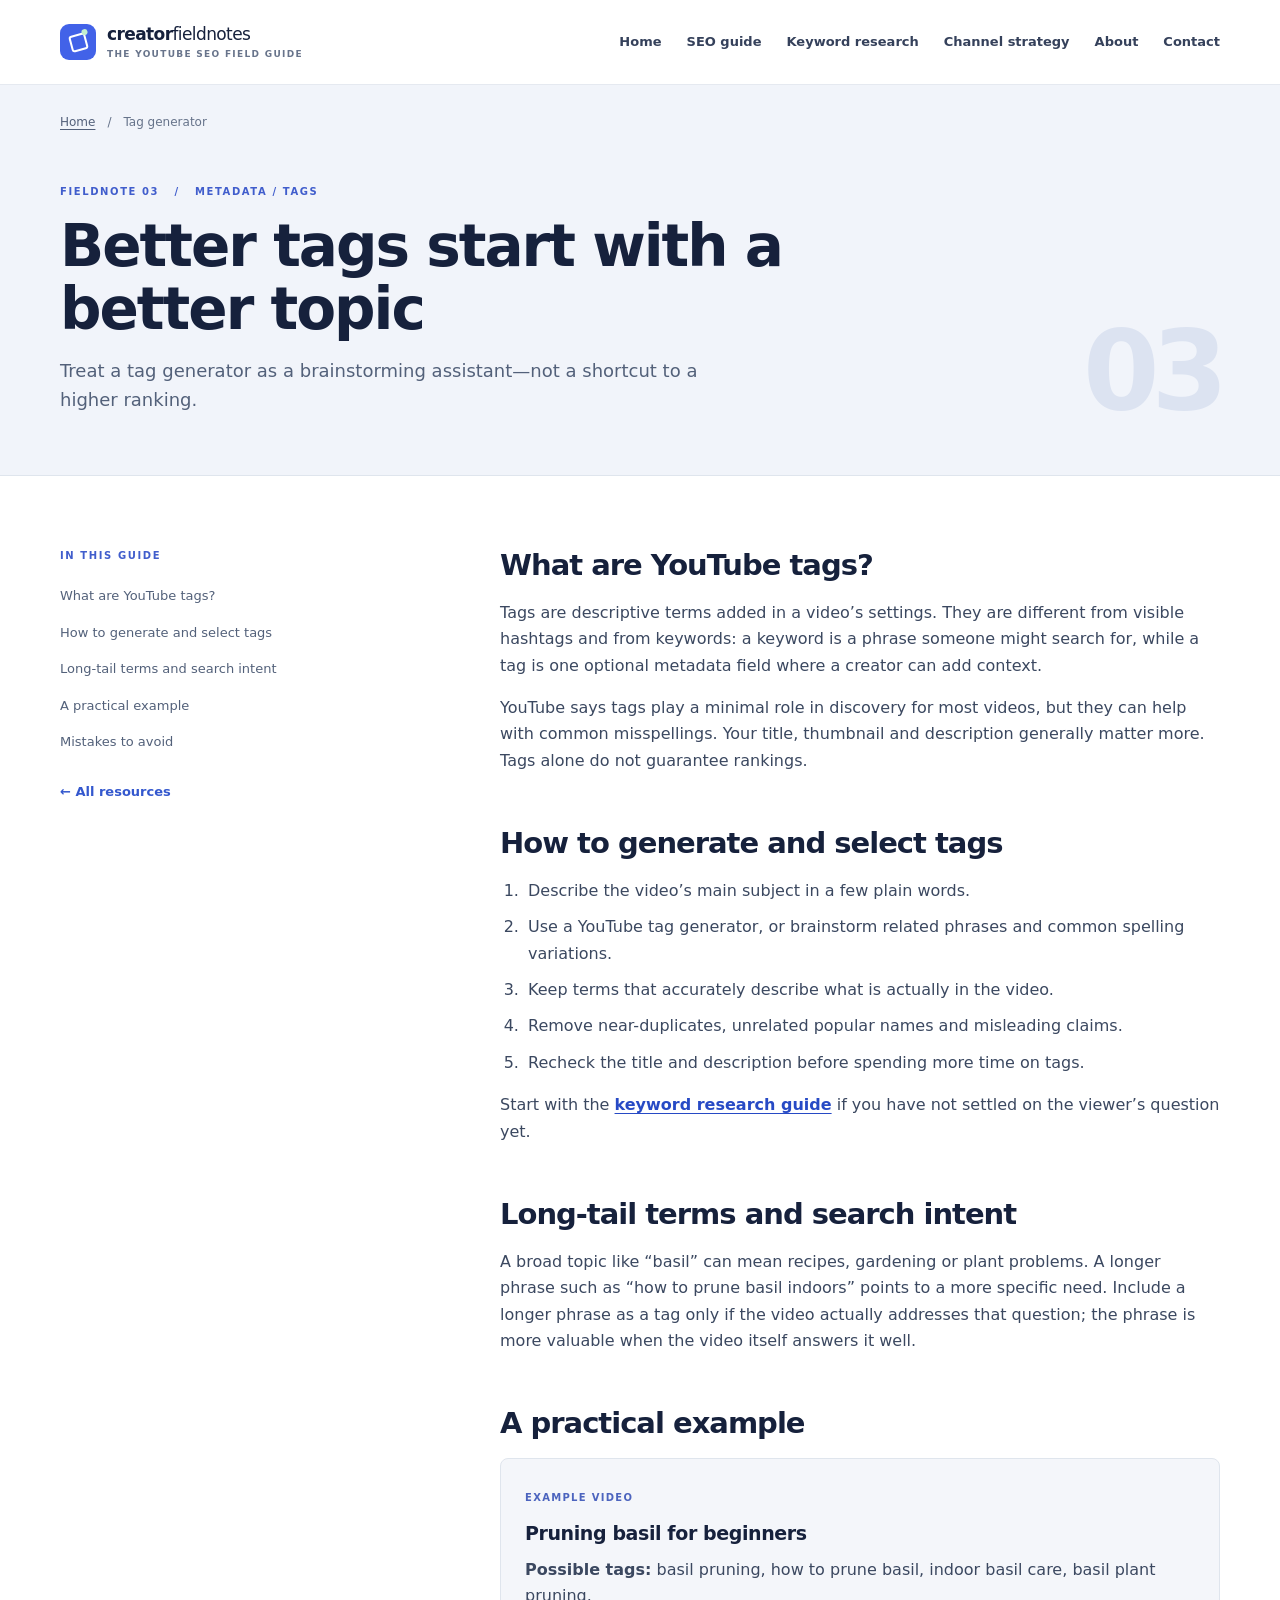
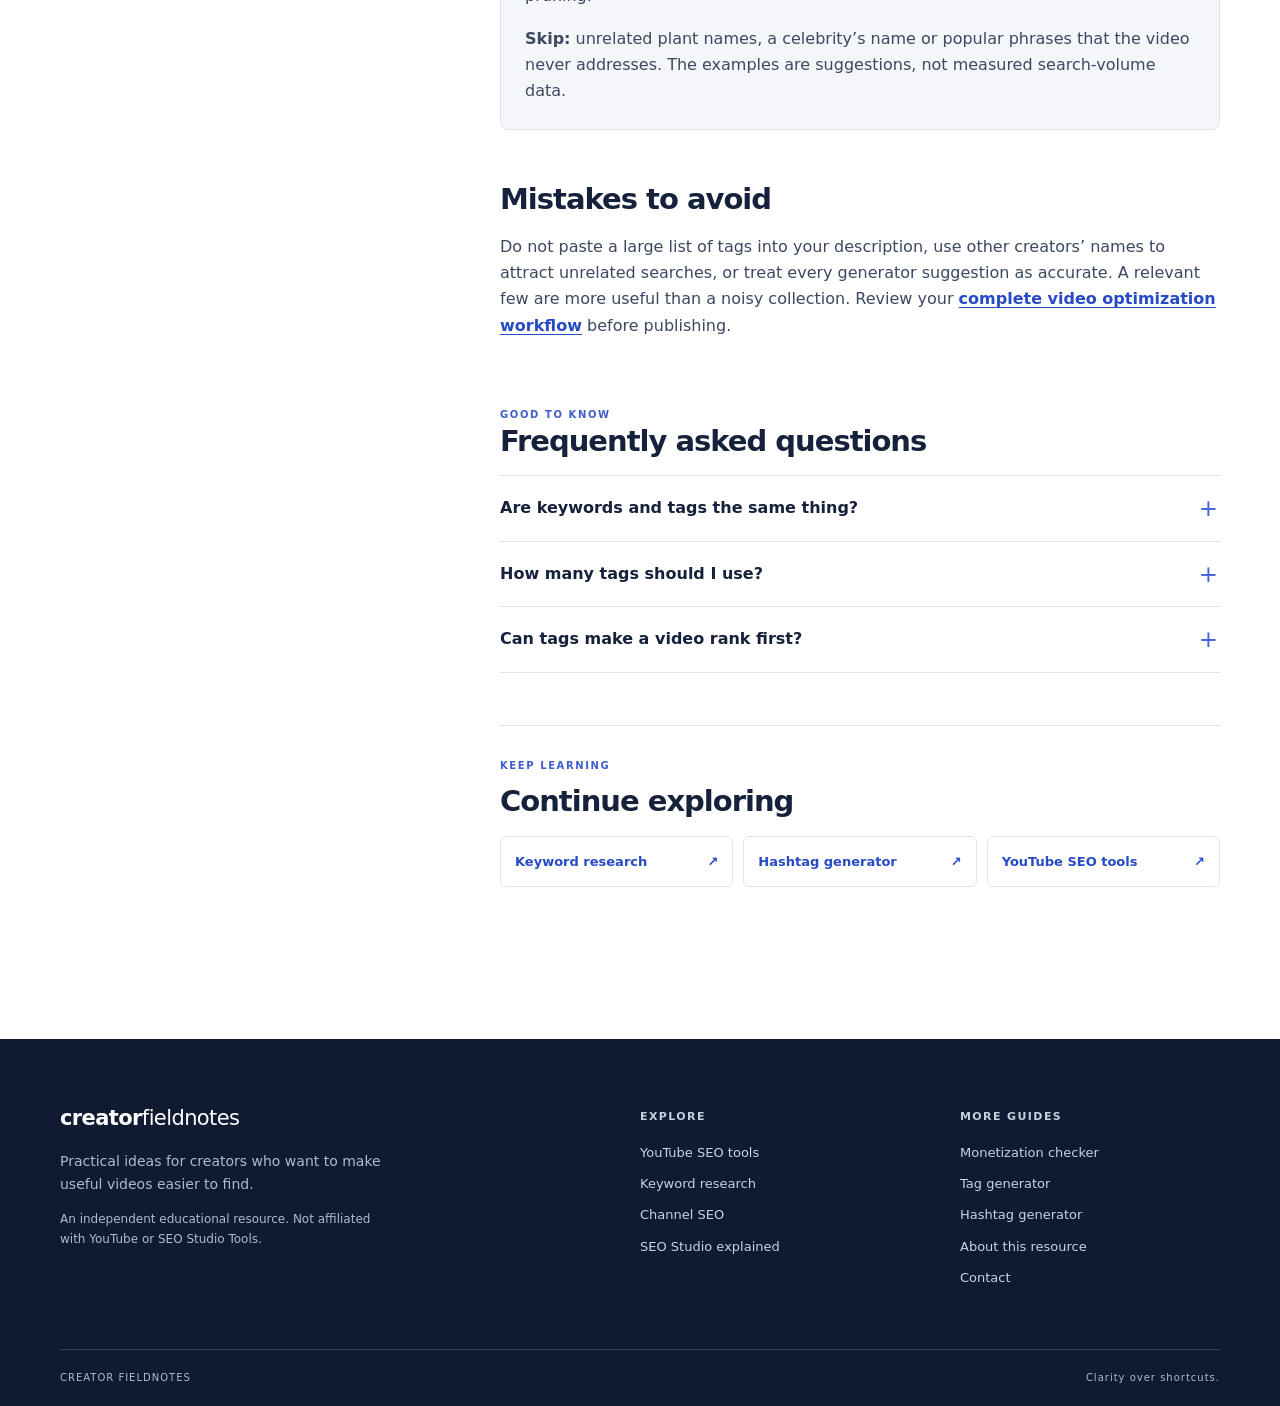
<file: youtube-tag-generator.html>
<!doctype html><html lang="en"><head><meta charset="utf-8"><meta name="viewport" content="width=device-width, initial-scale=1"><title>YouTube Tag Generator Guide: Choose Relevant Tags</title><meta name="description" content="Learn what YouTube tags do, how to select relevant tag ideas and why tags alone will not guarantee higher rankings."><link rel="canonical" href="https://YOUR-USERNAME.github.io/YOUR-REPOSITORY/youtube-tag-generator.html"><meta property="og:type" content="website"><meta property="og:title" content="YouTube Tag Generator Guide: Choose Relevant Tags"><meta property="og:description" content="Learn what YouTube tags do, how to select relevant tag ideas and why tags alone will not guarantee higher rankings."><meta property="og:url" content="https://YOUR-USERNAME.github.io/YOUR-REPOSITORY/youtube-tag-generator.html"><meta property="og:site_name" content="Creator Fieldnotes"><meta name="theme-color" content="#111c38"><link rel="icon" type="image/svg+xml" href="assets/images/favicon.svg"><link rel="stylesheet" href="assets/css/style.css"><script src="assets/js/main.js" defer></script></head><body><a class="skip-link" href="#main">Skip to content</a><header class="site-header"><div class="wrap header-inner"><a class="brand" href="index.html" aria-label="Creator Fieldnotes home"><span class="brand-mark" aria-hidden="true"><span></span></span><span>creator<span class="brand-light">fieldnotes</span><small>THE YOUTUBE SEO FIELD GUIDE</small></span></a><button class="menu-toggle" type="button" aria-expanded="false" aria-controls="site-nav"><span class="menu-lines" aria-hidden="true"></span><span class="menu-label">Menu</span></button><nav id="site-nav" aria-label="Main navigation"><a href="index.html">Home</a><a href="youtube-seo-tools.html">SEO guide</a><a href="youtube-keyword-generator.html">Keyword research</a><a href="youtube-channel-seo.html">Channel strategy</a><a href="about.html">About</a><a href="contact.html">Contact</a></nav></div></header><main id="main"><div class="article-hero"><div class="wrap"><nav class="breadcrumbs" aria-label="Breadcrumb"><a href="index.html">Home</a><span aria-hidden="true">/</span><span>Tag generator</span></nav><div class="article-hero-inner"><div><span class="eyebrow">FIELDNOTE 03 &nbsp; / &nbsp; METADATA / TAGS</span><h1>Better tags start with a better topic</h1><p>Treat a tag generator as a brainstorming assistant—not a shortcut to a higher ranking.</p></div><span class="hero-number" aria-hidden="true">03</span></div></div></div><div class="wrap article-layout"><aside class="contents" aria-label="On this page"><span class="eyebrow">IN THIS GUIDE</span><ol><li><a href="#section-1">What are YouTube tags?</a></li><li><a href="#section-2">How to generate and select tags</a></li><li><a href="#section-3">Long-tail terms and search intent</a></li><li><a href="#section-4">A practical example</a></li><li><a href="#section-5">Mistakes to avoid</a></li></ol><a class="contents-back" href="index.html">← All resources</a></aside><article class="prose"><section id="section-1"><h2>What are YouTube tags?</h2><p>Tags are descriptive terms added in a video’s settings. They are different from visible hashtags and from keywords: a keyword is a phrase someone might search for, while a tag is one optional metadata field where a creator can add context.</p><p>YouTube says tags play a minimal role in discovery for most videos, but they can help with common misspellings. Your title, thumbnail and description generally matter more. Tags alone do not guarantee rankings.</p></section><section id="section-2"><h2>How to generate and select tags</h2><ol><li>Describe the video’s main subject in a few plain words.</li><li>Use a YouTube tag generator, or brainstorm related phrases and common spelling variations.</li><li>Keep terms that accurately describe what is actually in the video.</li><li>Remove near-duplicates, unrelated popular names and misleading claims.</li><li>Recheck the title and description before spending more time on tags.</li></ol><p>Start with the <a href="youtube-keyword-generator.html">keyword research guide</a> if you have not settled on the viewer’s question yet.</p></section><section id="section-3"><h2>Long-tail terms and search intent</h2><p>A broad topic like “basil” can mean recipes, gardening or plant problems. A longer phrase such as “how to prune basil indoors” points to a more specific need. Include a longer phrase as a tag only if the video actually addresses that question; the phrase is more valuable when the video itself answers it well.</p></section><section id="section-4"><h2>A practical example</h2><div class="example"><span class="micro">EXAMPLE VIDEO</span><h3>Pruning basil for beginners</h3><p><strong>Possible tags:</strong> basil pruning, how to prune basil, indoor basil care, basil plant pruning.</p><p><strong>Skip:</strong> unrelated plant names, a celebrity’s name or popular phrases that the video never addresses. The examples are suggestions, not measured search-volume data.</p></div></section><section id="section-5"><h2>Mistakes to avoid</h2><p>Do not paste a large list of tags into your description, use other creators’ names to attract unrelated searches, or treat every generator suggestion as accurate. A relevant few are more useful than a noisy collection. Review your <a href="youtube-seo-tools.html">complete video optimization workflow</a> before publishing.</p></section><section class="faq-section"><span class="eyebrow">GOOD TO KNOW</span><h2>Frequently asked questions</h2><details><summary>Are keywords and tags the same thing?</summary><p>No. Keywords are terms people may use to search; tags are one optional metadata field where relevant terms can be entered.</p></details><details><summary>How many tags should I use?</summary><p>There is no magic number. Use only relevant, useful tags within YouTube’s current field limits.</p></details><details><summary>Can tags make a video rank first?</summary><p>No. Tags have a limited role and cannot guarantee placement.</p></details></section><section class="related"><span class="eyebrow">KEEP LEARNING</span><h2>Continue exploring</h2><div class="related-grid"><a href="youtube-keyword-generator.html"><span>Keyword research</span><span aria-hidden="true">↗</span></a><a href="youtube-hashtag-generator.html"><span>Hashtag generator</span><span aria-hidden="true">↗</span></a><a href="youtube-seo-tools.html"><span>YouTube SEO tools</span><span aria-hidden="true">↗</span></a></div></section></article></div></main><footer class="site-footer"><div class="wrap"><div class="footer-grid"><div><a class="footer-brand" href="index.html">creator<span>fieldnotes</span></a><p>Practical ideas for creators who want to make useful videos easier to find.</p><p class="independent">An independent educational resource. Not affiliated with YouTube or SEO Studio Tools.</p></div><div><h2>Explore</h2><a href="youtube-seo-tools.html">YouTube SEO tools</a><a href="youtube-keyword-generator.html">Keyword research</a><a href="youtube-channel-seo.html">Channel SEO</a><a href="seo-studio-tools-guide.html">SEO Studio explained</a></div><div><h2>More guides</h2><a href="youtube-monetization-checker.html">Monetization checker</a><a href="youtube-tag-generator.html">Tag generator</a><a href="youtube-hashtag-generator.html">Hashtag generator</a><a href="about.html">About this resource</a><a href="contact.html">Contact</a></div></div><div class="footer-bottom"><span>CREATOR FIELDNOTES</span><span>Clarity over shortcuts.</span></div></div></footer></body></html>
</file>
<file: assets/css/style.css>
:root{color-scheme:light;--navy:#111c38;--ink:#16213c;--muted:#526079;--blue:#4262e8;--line:#dfe5ed;--pale:#f5f7fb;--white:#fff;--max:1160px}*{box-sizing:border-box}html{scroll-behavior:smooth}body{margin:0;color:var(--ink);background:var(--white);font:16px/1.65 system-ui,-apple-system,BlinkMacSystemFont,"Segoe UI",sans-serif;-webkit-font-smoothing:antialiased}a{color:#274ac5;text-underline-offset:3px}a:hover{text-decoration-thickness:2px}a:focus-visible,button:focus-visible,summary:focus-visible{outline:3px solid #8ba3ff;outline-offset:4px}.wrap{width:min(var(--max),calc(100% - 48px));margin-inline:auto}.skip-link{position:absolute;left:12px;top:-100px;z-index:100;background:#fff;padding:12px}.skip-link:focus{top:12px}.site-header{background:#fff;border-bottom:1px solid #e5e9f0}.header-inner{display:flex;align-items:center;justify-content:space-between;gap:24px;min-height:84px}.brand{display:flex;align-items:center;gap:11px;text-decoration:none;color:var(--ink);font-size:17px;font-weight:800;letter-spacing:-.6px;line-height:1}.brand-light{font-weight:500}.brand small{display:block;color:#68748b;font-size:9px;letter-spacing:1.3px;font-weight:750;margin-top:7px}.brand-mark{width:36px;height:36px;border-radius:9px;background:#4262e8;display:grid;place-items:center}.brand-mark span{width:17px;height:17px;border:2px solid #fff;border-radius:3px;transform:rotate(-15deg);position:relative}.brand-mark span:after{content:"";position:absolute;width:6px;height:6px;background:#c3efcf;border-radius:50%;right:-5px;top:-5px}#site-nav{display:flex;align-items:center;gap:25px}#site-nav a{font-size:13px;color:#35415b;text-decoration:none;font-weight:650;white-space:nowrap}#site-nav a:hover{color:var(--blue)}.menu-toggle{display:none}.home-hero{background:#111c38;color:white;overflow:hidden}.hero-grid{min-height:545px;display:grid;grid-template-columns:1.25fr .75fr;gap:80px;align-items:center;padding-block:72px}.hero-copy{max-width:670px}.pill{display:inline-flex;align-items:center;gap:9px;padding:7px 11px;border:1px solid #44516d;border-radius:5px;color:#cfdaef;font-size:10px;letter-spacing:1.35px;font-weight:750}.pill span,.status-dot{width:7px;height:7px;border-radius:50%;background:#a6d8bc}.home-hero h1{font-size:clamp(38px,4.3vw,61px);line-height:1.08;letter-spacing:-2.8px;margin:25px 0 20px;font-weight:750}.home-hero h1 em{font-style:normal;color:#b5c6ff}.hero-copy>p{max-width:590px;color:#c7d1e4;font-size:17px;line-height:1.7}.hero-actions{display:flex;flex-wrap:wrap;gap:12px;margin-top:30px}.button{display:inline-flex;min-height:49px;align-items:center;justify-content:center;gap:24px;border-radius:6px;padding:12px 17px;font-weight:750;font-size:14px;text-decoration:none;transition:transform .18s,background .18s}.button:hover{transform:translateY(-2px)}.button-primary{background:#c6e9d2;color:#102b28}.button-primary:hover{background:#e1f5e8}.button-quiet{color:white;border:1px solid #52607b}.button-quiet:hover{background:#263353}.hero-copy .hero-footnote{font-size:12px;color:#aab8d0;margin-top:20px}.field-card{background:#fff;color:var(--ink);border-radius:10px;padding:23px 26px 18px;box-shadow:0 20px 50px #070e1f45;transform:rotate(2deg);max-width:390px;width:100%;justify-self:end}.field-card-top,.field-card-bottom{display:flex;justify-content:space-between;align-items:center;font-size:10px;letter-spacing:1.2px;color:#576780;font-weight:800}.field-card-top b{color:#a6afbf}.field-card .status-dot{width:9px;height:9px;background:#73bf94}.field-card-title{font-size:29px;line-height:1.13;font-weight:750;letter-spacing:-1px;margin-top:34px}.field-card-title span{color:#496aef}.field-card>p{font-size:13px;color:#68748b;margin:12px 0 25px}.field-steps>div{display:flex;align-items:center;gap:13px;border-top:1px solid #e6eaf0;min-height:54px}.field-steps span{color:#9aa5b6;font-size:11px}.field-steps strong{font-size:13px;flex:1}.field-steps i{font-size:9px;letter-spacing:.7px;color:#71809a;font-style:normal;font-weight:750}.field-card-bottom{border-top:1px solid #e6eaf0;padding-top:20px;margin-top:5px}.field-card-bottom span:last-child{font-size:17px;color:var(--blue)}.hero-line{display:flex;gap:34px;border-top:1px solid #34415c;padding-block:17px;color:#b3c0d7;font-size:10px;letter-spacing:1.6px;font-weight:750}.guide-section{padding-block:100px}.section-heading{display:flex;align-items:end;justify-content:space-between;gap:30px;margin-bottom:34px}.eyebrow{display:block;color:#405dcc;font-size:10px;font-weight:800;letter-spacing:1.6px;text-transform:uppercase}.section-heading h2,.approach h2,.editorial-title h2,.closing h2{font-size:clamp(31px,3.5vw,42px);letter-spacing:-1.6px;line-height:1.15;margin:12px 0 0}.section-heading>p{max-width:320px;color:var(--muted);font-size:15px;margin:0}.card-grid{display:grid;grid-template-columns:repeat(3,1fr);gap:16px}.resource-card{display:flex;flex-direction:column;min-height:247px;padding:24px;border:1px solid var(--line);border-radius:8px;text-decoration:none;color:var(--ink);transition:border-color .18s,transform .18s,box-shadow .18s}.resource-card:hover{border-color:#8ea3f3;transform:translateY(-3px);box-shadow:0 8px 20px #1b2d5210}.card-top{display:flex;justify-content:space-between;align-items:start}.card-icon{display:grid;place-items:center;width:42px;height:42px;border-radius:7px;color:#3f5ed4;background:#eef1ff;font-size:24px;font-weight:650;line-height:1}.card-no{font-size:11px;letter-spacing:1px;color:#738098}.resource-card h3{font-size:18px;letter-spacing:-.4px;margin:25px 0 6px;text-transform:none}.resource-card p{font-size:14px;line-height:1.55;color:var(--muted);margin:0 0 18px}.card-link{margin-top:auto;color:#3556cc;font-size:13px;font-weight:750}.card-link span{margin-left:6px}.approach{background:#f0f3f9;padding-block:96px}.approach-grid{display:grid;grid-template-columns:1fr 1fr;gap:110px}.approach-intro{font-size:17px;color:var(--muted);max-width:430px}.text-link{font-weight:750;font-size:14px}.approach-steps>div{display:flex;gap:22px;border-top:1px solid #cfd8e5;padding:20px 0}.approach-steps b{font-size:11px;color:#536fe3;letter-spacing:1px;padding-top:4px}.approach-steps h3{font-size:17px;margin:0 0 5px}.approach-steps p{font-size:14px;color:var(--muted);margin:0}.editorial-grid{padding-block:100px;display:grid;grid-template-columns:1fr 1fr;gap:110px}.editorial-copy h3{font-size:19px;margin:0 0 6px;letter-spacing:-.3px}.editorial-copy p{color:var(--muted);margin:0 0 28px}.home-faq{padding-bottom:100px}.home-faq .faq-section{max-width:800px;margin:auto}.faq-section h2{margin:10px 0 24px;font-size:30px;letter-spacing:-1px}.faq-section details{border-top:1px solid var(--line);padding:0}.faq-section details:last-child{border-bottom:1px solid var(--line)}summary{cursor:pointer;list-style:none;position:relative;font-weight:700;padding:19px 35px 19px 0}summary::-webkit-details-marker{display:none}summary:after{content:'+';position:absolute;right:2px;top:14px;color:#4562dc;font-size:23px;font-weight:400}details[open] summary:after{content:'−'}.faq-section details p{margin:0 32px 20px 0;color:var(--muted)}.closing{background:#dcebe4}.closing-inner{padding-block:55px;display:flex;justify-content:space-between;align-items:center;gap:32px}.closing p{color:#475a55;margin:12px 0 0}.button-light{background:var(--navy);color:#fff;white-space:nowrap}.site-footer{background:#101a31;color:#d5deec;padding-top:62px}.footer-grid{display:grid;grid-template-columns:2fr 1fr 1fr;gap:60px}.footer-brand{font-size:21px;font-weight:800;letter-spacing:-.6px;color:white;text-decoration:none}.footer-brand span{font-weight:400}.footer-grid p{color:#aebbd0;font-size:14px;max-width:330px}.footer-grid .independent{font-size:12px;color:#aebbd0}.footer-grid h2{font-size:11px;text-transform:uppercase;letter-spacing:1.4px;color:#c5d0e1;margin:7px 0 15px}.footer-grid>div>a:not(.footer-brand){display:block;color:#c9d3e4;font-size:13px;text-decoration:none;margin:10px 0}.footer-grid a:hover{text-decoration:underline}.footer-bottom{margin-top:50px;border-top:1px solid #344058;padding:20px 0;display:flex;justify-content:space-between;color:#aebbd0;font-size:10px;letter-spacing:1px}.article-hero{background:#f1f4fa;border-bottom:1px solid var(--line);padding:28px 0 60px}.breadcrumbs{display:flex;gap:12px;color:#66738a;font-size:12px;margin-bottom:51px}.breadcrumbs a{color:#53607a}.article-hero-inner{display:flex;justify-content:space-between;align-items:end;gap:30px}.article-hero h1{max-width:830px;font-size:clamp(36px,5vw,58px);line-height:1.08;letter-spacing:-2px;margin:15px 0}.article-hero-inner p{max-width:650px;font-size:18px;color:#53617a;margin:0}.hero-number{font-size:110px;line-height:.8;font-weight:800;letter-spacing:-8px;color:#dce3f1}.article-layout{display:grid;grid-template-columns:235px minmax(0,720px);justify-content:space-between;gap:60px;padding-block:72px 100px}.contents{align-self:start;position:sticky;top:24px}.contents ol{list-style:none;padding:0;margin:18px 0 24px}.contents li{margin:0 0 10px}.contents a{font-size:13px;line-height:1.4;color:#53617a;text-decoration:none}.contents a:hover{color:#3153c7;text-decoration:underline}.contents .contents-back{color:#3458ce;font-weight:700}.prose{min-width:0}.prose section{margin-bottom:52px;scroll-margin-top:25px}.prose h2{font-size:29px;letter-spacing:-1px;line-height:1.2;margin:0 0 17px}.prose h3{font-size:19px;letter-spacing:-.4px;margin:25px 0 8px}.prose p,.prose li{color:#3b4860}.prose p{margin:0 0 16px}.prose li{margin-bottom:10px;padding-left:4px}.prose ul,.prose ol{padding-left:24px}.prose a{font-weight:600}.note{background:#eef3ff;border-left:3px solid #5271e9;padding:18px 20px;margin:24px 0;color:#30405f;font-size:15px}.example{background:#f4f6fa;border:1px solid var(--line);padding:24px;border-radius:8px}.example h3{margin:8px 0}.example p:last-child{margin-bottom:0}.micro{font-size:10px;color:#4c64be;letter-spacing:1.3px;font-weight:800}.examples,.compare{display:grid;grid-template-columns:repeat(3,1fr);gap:12px;margin:24px 0}.compare{grid-template-columns:repeat(2,1fr)}.examples>div,.compare>div{background:#f4f6fa;padding:20px;border:1px solid var(--line);border-radius:7px}.examples p,.compare p{font-size:14px;margin:8px 0 0}.compare h3{margin:8px 0}.checklist{list-style:none;padding:0!important}.checklist li{position:relative;padding-left:30px}.checklist li:before{content:'✓';position:absolute;left:0;color:#4269ce;font-weight:800}.tool-table{border-top:1px solid var(--line)}.tool-table>div{padding:17px 0;border-bottom:1px solid var(--line);display:grid;grid-template-columns:1fr 2fr;gap:6px 15px}.tool-table span{font-size:14px;color:var(--muted)}.tool-table a{grid-column:2;font-size:13px}.prose .faq-section{margin-top:68px}.related{padding-top:32px;border-top:1px solid var(--line)}.related h2{margin-top:10px}.related-grid{display:grid;grid-template-columns:repeat(3,1fr);gap:10px}.related-grid a{border:1px solid var(--line);border-radius:6px;padding:14px;display:flex;justify-content:space-between;gap:10px;font-size:13px;text-decoration:none}.related-grid a:hover{border-color:#8ea3f3}.simple-prose{max-width:720px;padding-block:70px 80px}
@media(max-width:1000px){#site-nav{gap:14px}#site-nav a{font-size:12px}.hero-grid{gap:38px}.approach-grid,.editorial-grid{gap:55px}}
@media(max-width:760px){.wrap{width:min(100% - 36px,var(--max))}.header-inner{min-height:72px;flex-wrap:wrap;gap:0}.menu-toggle{display:flex;gap:8px;align-items:center;background:none;border:1px solid #d8dfeb;border-radius:6px;padding:10px;color:#263650;font-weight:700;min-height:44px}.menu-lines{display:block;width:16px;height:12px;border-top:2px solid currentColor;border-bottom:2px solid currentColor;position:relative}.menu-lines:after{content:'';position:absolute;left:0;right:0;top:4px;border-top:2px solid}#site-nav{width:100%;display:flex;flex-direction:column;align-items:stretch;gap:0;padding-bottom:12px}body.js-ready #site-nav{display:none}body.js-ready #site-nav.open{display:flex}#site-nav a{font-size:14px;padding:12px 0;border-top:1px solid #edf0f5}.hero-grid{grid-template-columns:1fr;gap:40px;padding-block:52px}.home-hero h1{font-size:42px;letter-spacing:-1.7px}.hero-copy>p{font-size:16px}.field-card{justify-self:start;transform:none}.hero-line{gap:15px;flex-wrap:wrap;font-size:9px}.guide-section{padding-block:65px}.section-heading{display:block}.section-heading>p{margin-top:15px}.card-grid{grid-template-columns:repeat(2,1fr)}.resource-card{min-height:225px;padding:19px}.approach{padding-block:65px}.approach-grid,.editorial-grid{grid-template-columns:1fr;gap:35px}.editorial-grid{padding-block:65px}.home-faq{padding-bottom:65px}.closing-inner{display:block}.closing-inner .button{margin-top:25px}.footer-grid{grid-template-columns:1fr 1fr;gap:30px}.footer-grid>div:first-child{grid-column:1/-1}.article-hero{padding-bottom:45px}.breadcrumbs{margin-bottom:35px}.hero-number{font-size:70px}.article-layout{display:block;padding-block:45px 65px}.contents{position:static;border-bottom:1px solid var(--line);padding-bottom:18px;margin-bottom:45px}.contents ol{columns:2}.article-hero-inner p{font-size:16px}.prose h2{font-size:25px}.prose section{margin-bottom:43px}.simple-prose{padding-block:48px}.related-grid{grid-template-columns:1fr}.examples{grid-template-columns:1fr}}
@media(max-width:430px){.home-hero h1{font-size:38px}.card-grid{grid-template-columns:1fr}.resource-card{min-height:190px}.resource-card h3{margin-top:17px}.hero-actions .button{width:100%}.hero-number{display:none}.contents ol{columns:1}.compare{grid-template-columns:1fr}.tool-table>div{display:block}.tool-table span,.tool-table a{display:block;margin-top:6px}}
@media(prefers-reduced-motion:reduce){html{scroll-behavior:auto}*,*:before,*:after{transition:none!important;animation:none!important}}

.card-icon svg{width:23px;height:23px;display:block}
</file>
